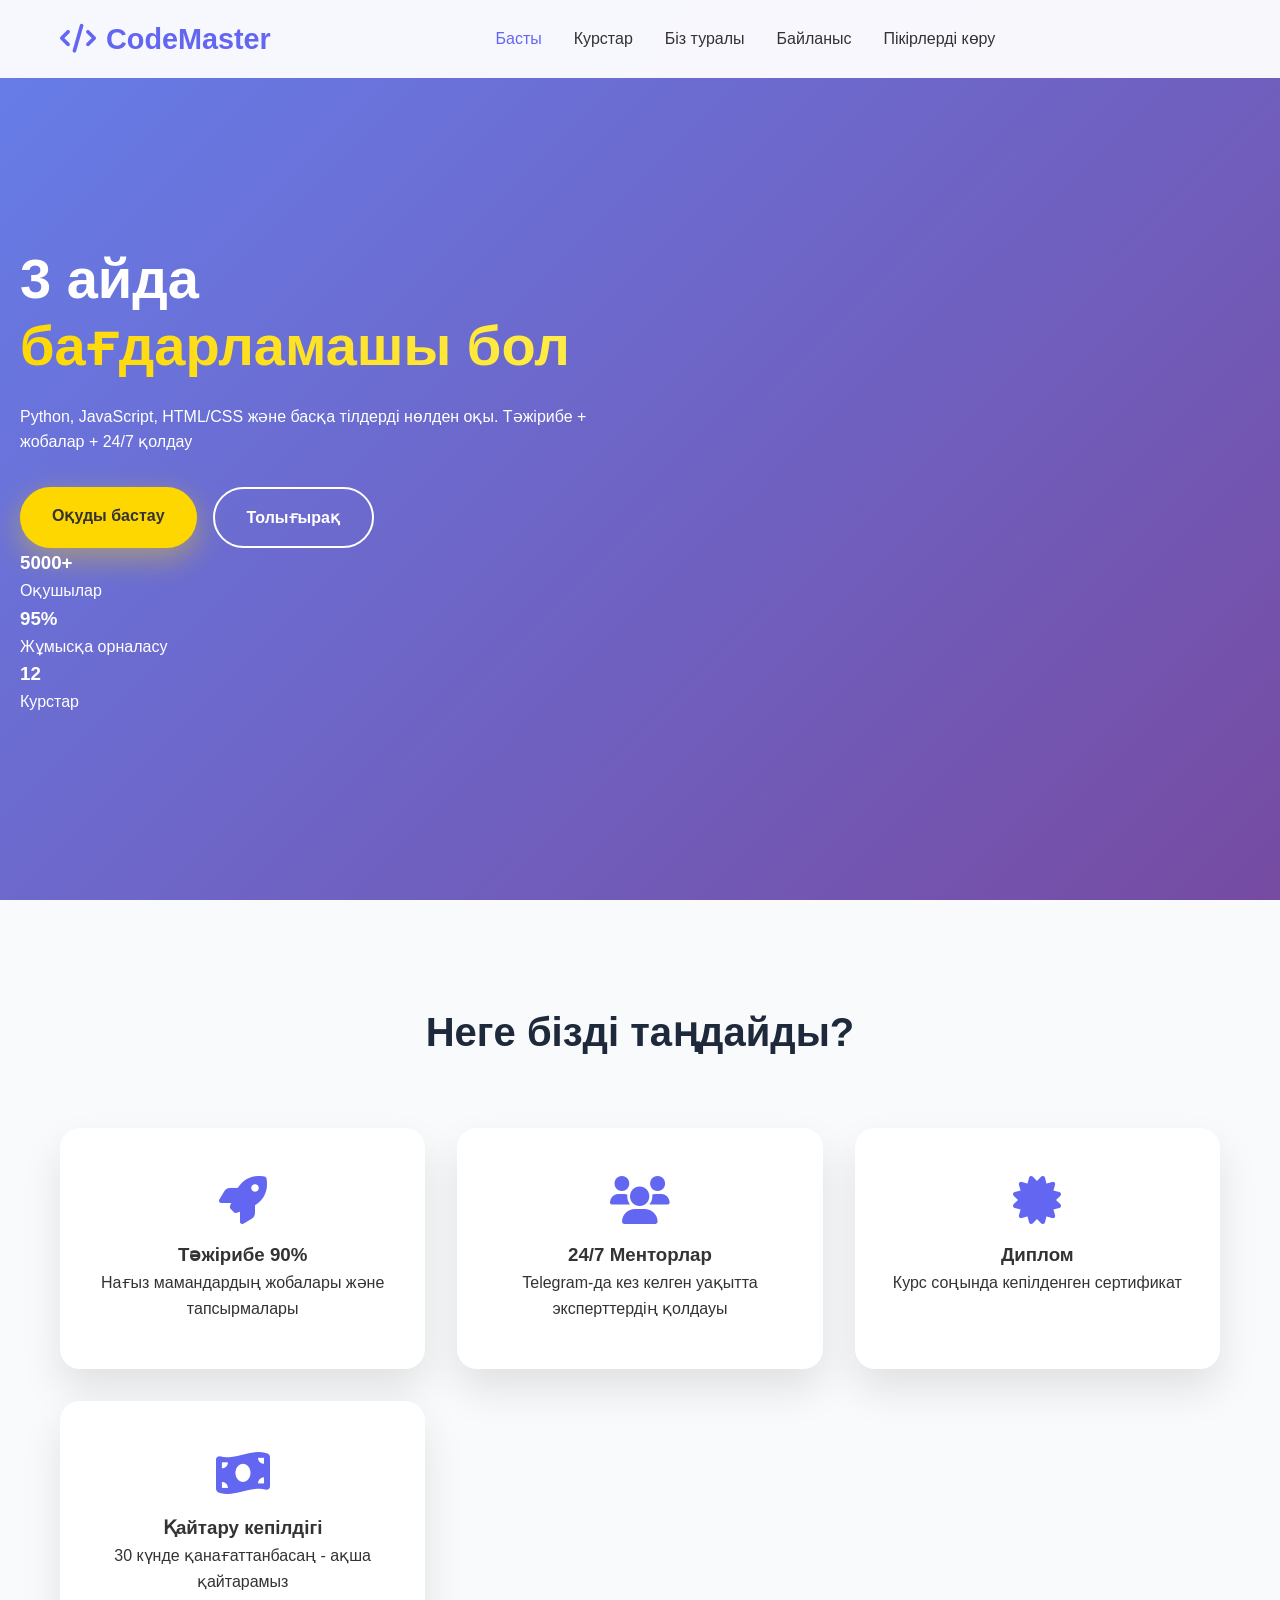
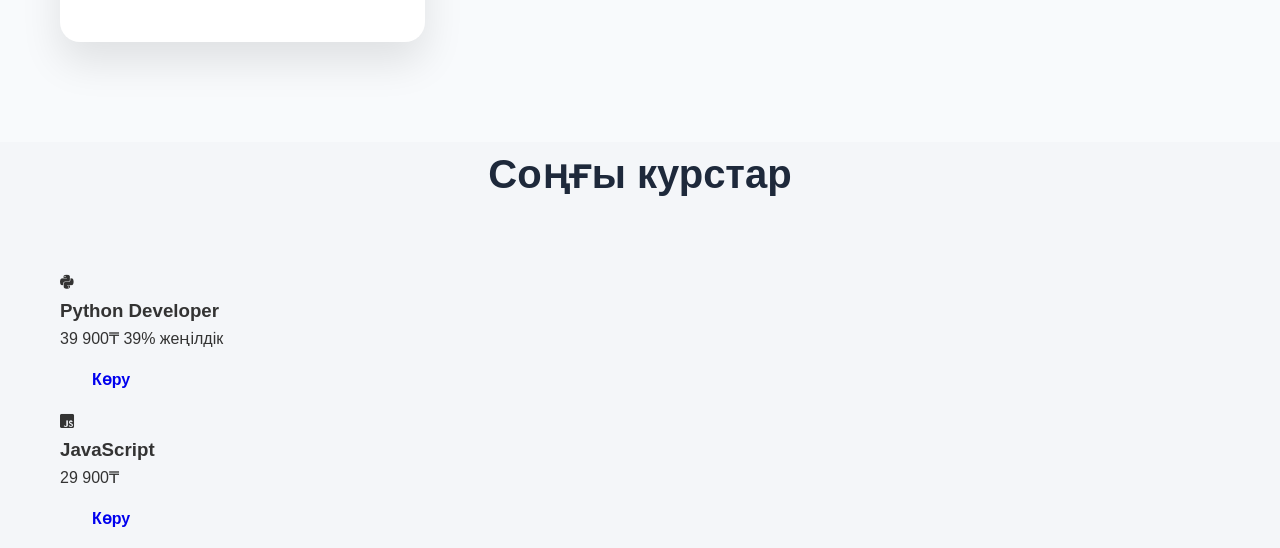
<file: index.html>
<!DOCTYPE html>
<html lang="kk">
<head>
    <meta charset="UTF-8">
    <meta name="viewport" content="width=device-width, initial-scale=1.0">
    <title>CodeMaster - Бағдарламалауды оқы</title>
    <link rel="stylesheet" href="style.css">
    <link href="https://cdnjs.cloudflare.com/ajax/libs/font-awesome/6.0.0/css/all.min.css" rel="stylesheet">
</head>
<body>
    <!-- Шапка -->
    <header class="header">
        <nav class="navbar">
            <div class="nav-container">
                <div class="logo">
                    <i class="fas fa-code"></i>
                    <span>CodeMaster</span>
                </div>
                <ul class="nav-menu">
                    <li><a href="index.html" class="nav-link active">Басты</a></li>
                    <li><a href="courses.html" class="nav-link">Курстар</a></li>
                    <li><a href="about.html" class="nav-link">Біз туралы</a></li>
                    <li><a href="contact.html" class="nav-link">Байланыс</a></li>
                    <a href="review.html" class="nav-link">Пікірлерді көру</a></li>
                </ul>
                <div class="hamburger">
                    <span></span>
                    <span></span>
                    <span></span>
                </div>
            </div>
        </nav>
    </header>

    <!-- Hero секция -->
    <section class="hero">
        <div class="hero-content">
            <h1>3 айда <span class="highlight">бағдарламашы бол</span></h1>
            <p>Python, JavaScript, HTML/CSS және басқа тілдерді нөлден оқы. Тәжірибе + жобалар + 24/7 қолдау</p>
            <div class="hero-buttons">
                <a href="courses.html" class="btn btn-primary">Оқуды бастау</a>
                <a href="#features" class="btn btn-secondary">Толығырақ</a>
            </div>
            <!-- Новые функции -->
            <div class="stats">
                <div class="stat">
                    <h3>5000+</h3>
                    <p>Оқушылар</p>
                </div>
                <div class="stat">
                    <h3>95%</h3>
                    <p>Жұмысқа орналасу</p>
                </div>
                <div class="stat">
                    <h3>12</h3>
                    <p>Курстар</p>
                </div>
            </div>
        </div>
        <div class="hero-image">
            <div class="code-animation">
                <div class="code-line"></div>
                <div class="code-line"></div>
                <div class="code-line"></div>
                <div class="typing-cursor"></div>
            </div>
        </div>
    </section>

    <!-- Артықшылықтар -->
    <section id="features" class="features">
        <div class="container">
            <h2 class="section-title">Неге бізді таңдайды?</h2>
            <div class="features-grid">
                <div class="feature-card">
                    <i class="fas fa-rocket"></i>
                    <h3>Тәжірибе 90%</h3>
                    <p>Нағыз мамандардың жобалары және тапсырмалары</p>
                </div>
                <div class="feature-card">
                    <i class="fas fa-users"></i>
                    <h3>24/7 Менторлар</h3>
                    <p>Telegram-да кез келген уақытта эксперттердің қолдауы</p>
                </div>
                <div class="feature-card">
                    <i class="fas fa-certificate"></i>
                    <h3>Диплом</h3>
                    <p>Курс соңында кепілденген сертификат</p>
                </div>
                <div class="feature-card">
                    <i class="fas fa-money-bill-wave"></i>
                    <h3>Қайтару кепілдігі</h3>
                    <p>30 күнде қанағаттанбасаң - ақша қайтарамыз</p>
                </div>
            </div>
        </div>
    </section>

    <!-- Соңғы курстар -->
    <section class="latest-courses">
        <div class="container">
            <h2 class="section-title">Соңғы курстар</h2>
            <div class="courses-preview">
                <div class="course-preview-card">
                    <div class="course-icon">
                        <i class="fab fa-python"></i>
                    </div>
                    <h3>Python Developer</h3>
                    <p class="course-price">39 900₸ <span>39% жеңілдік</span></p>
                    <a href="courses.html" class="btn btn-small">Көру</a>
                </div>
                <div class="course-preview-card">
                    <i class="fab fa-js-square"></i>
                    <h3>JavaScript</h3>
                    <p class="course-price">29 900₸</p>
                    <a href="courses.html" class="btn btn-small">Көру</a>
                </div>
            </div>
        </div>
    </section>

    <!-- Footer -->
    <footer class="foot
</file>
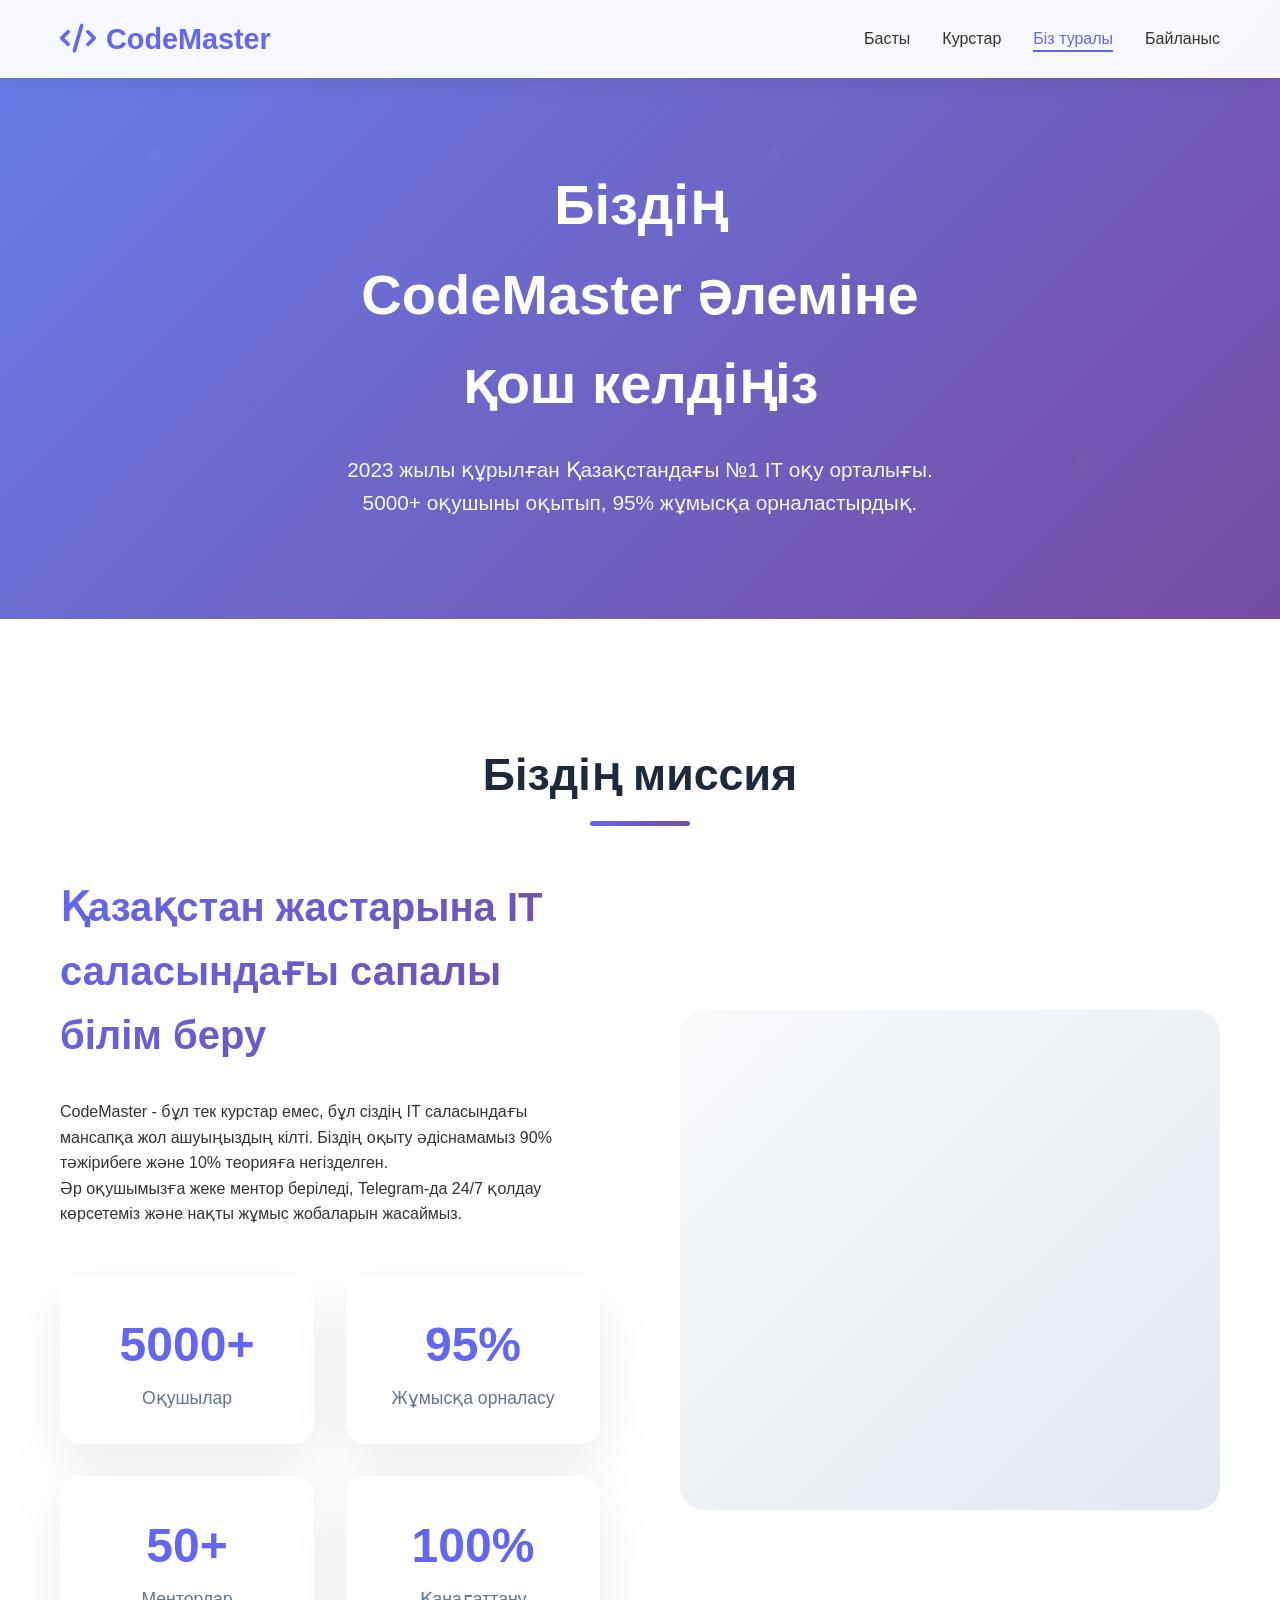
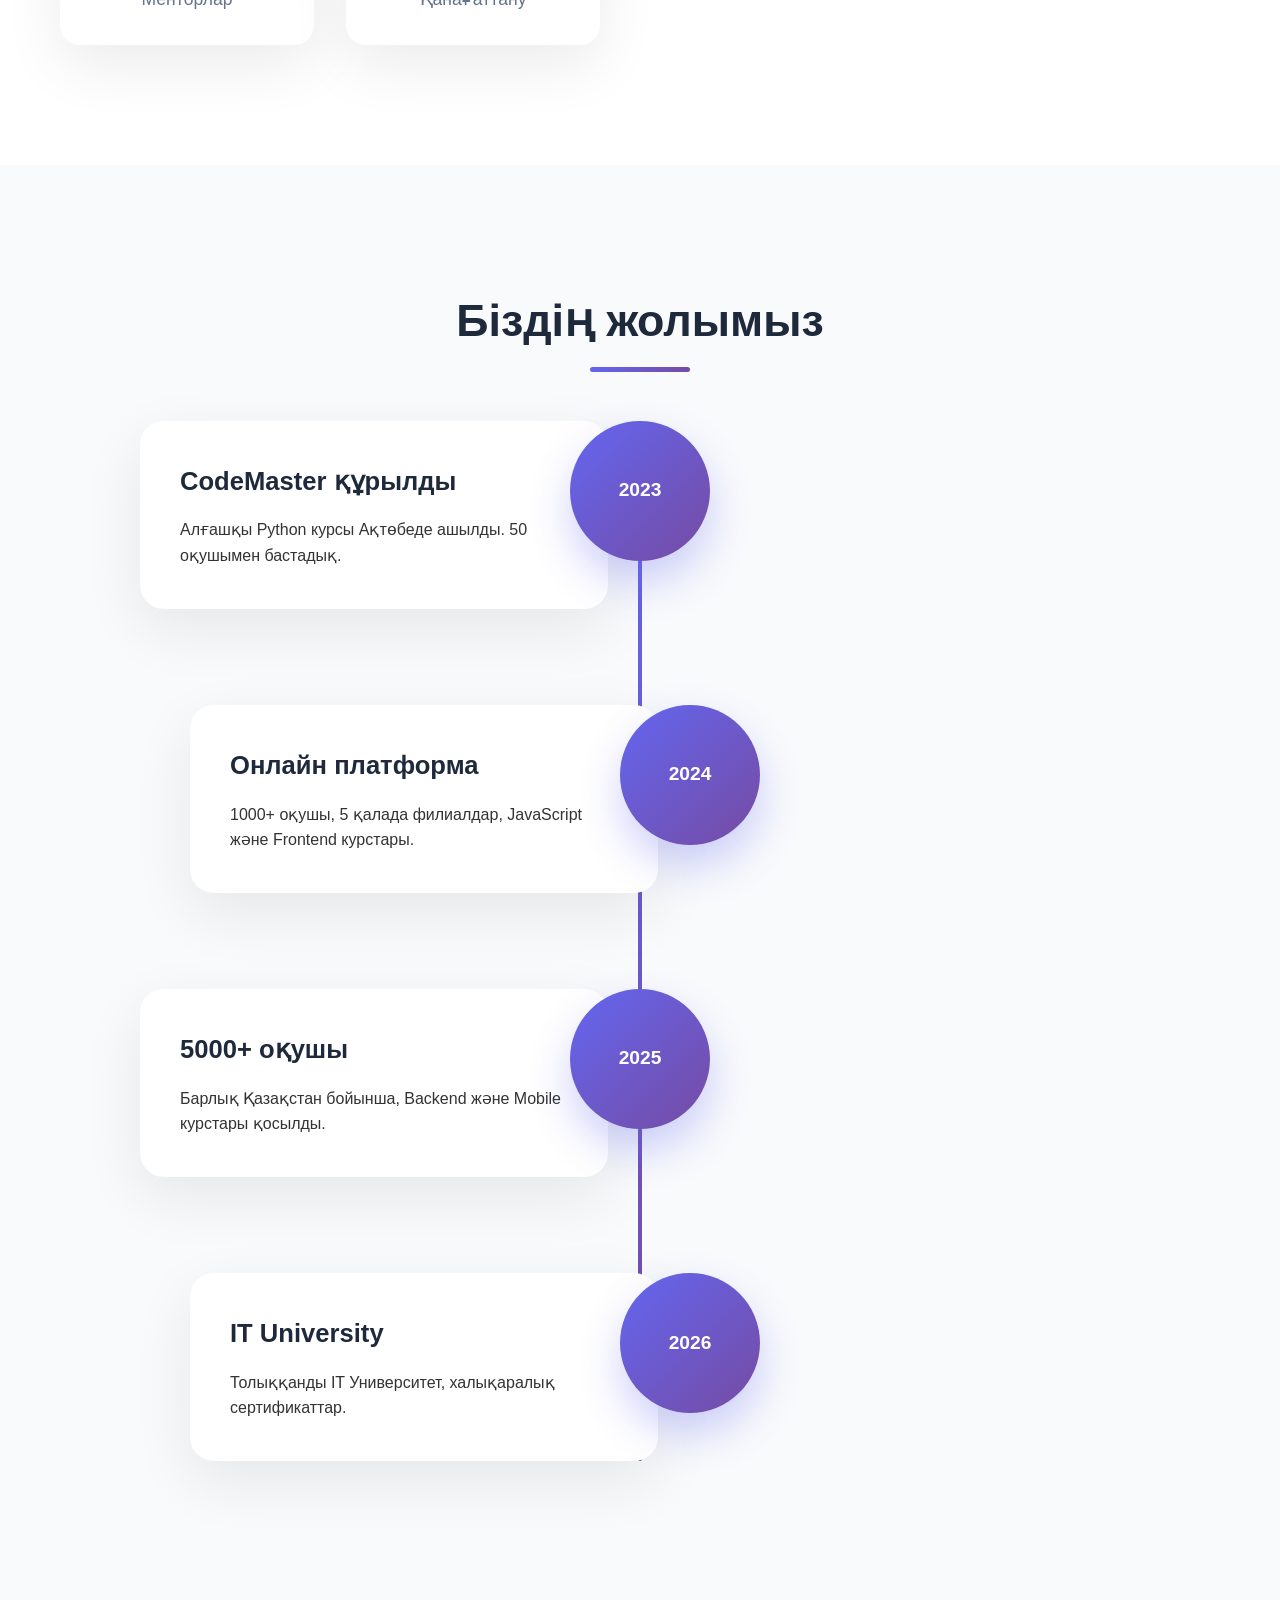
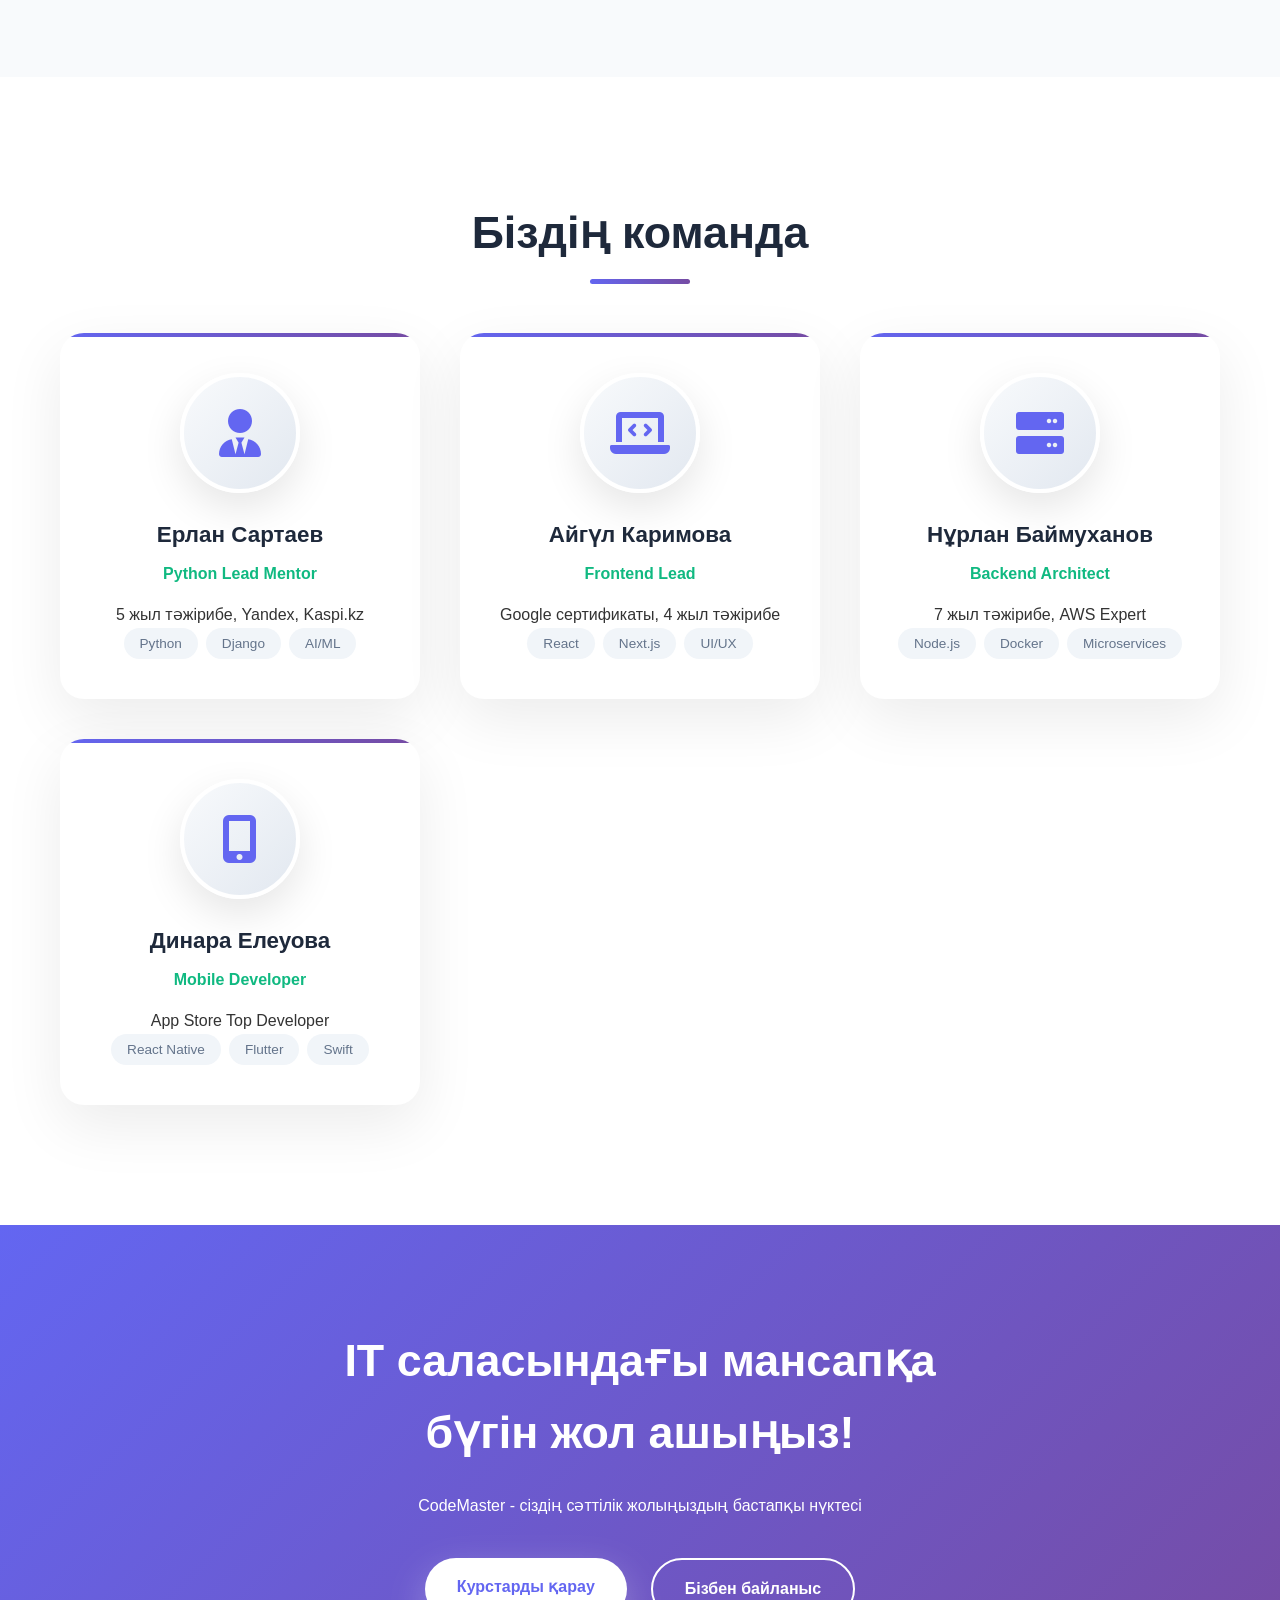
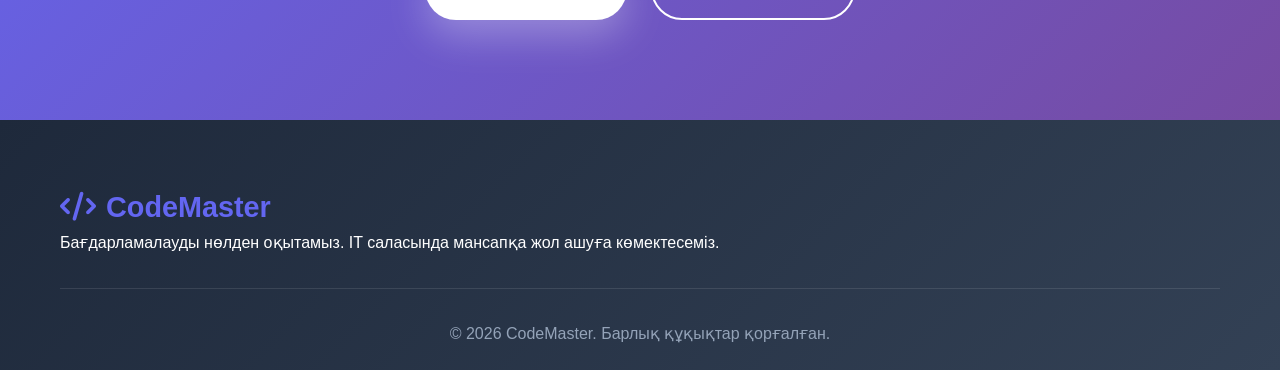
<file: about.html>
<!DOCTYPE html>
<html lang="kk">
<head>
    <meta charset="UTF-8">
    <meta name="viewport" content="width=device-width, initial-scale=1.0">
    <title>Біз туралы - CodeMaster</title>
    <link href="https://cdnjs.cloudflare.com/ajax/libs/font-awesome/6.0.0/css/all.min.css" rel="stylesheet">
    <style>
        * {
            margin: 0;
            padding: 0;
            box-sizing: border-box;
        }

        body {
            font-family: 'Segoe UI', Tahoma, Geneva, Verdana, sans-serif;
            line-height: 1.6;
            color: #333;
            overflow-x: hidden;
        }

        .container {
            max-width: 1200px;
            margin: 0 auto;
            padding: 0 20px;
        }

        /* Header (courses.html-ден көшірілген) */
        .header {
            position: fixed;
            top: 0;
            width: 100%;
            background: rgba(255, 255, 255, 0.95);
            backdrop-filter: blur(10px);
            z-index: 1000;
            box-shadow: 0 2px 20px rgba(0,0,0,0.1);
        }

        .navbar { padding: 1rem 0; }
        .nav-container {
            max-width: 1200px;
            margin: 0 auto;
            padding: 0 20px;
            display: flex;
            justify-content: space-between;
            align-items: center;
        }

        .logo {
            font-size: 1.8rem;
            font-weight: bold;
            color: #6366f1;
            display: flex;
            align-items: center;
            gap: 10px;
        }

        .nav-menu {
            display: flex;
            list-style: none;
            gap: 2rem;
        }

        .nav-link {
            text-decoration: none;
            color: #333;
            font-weight: 500;
            transition: color 0.3s ease;
            position: relative;
        }

        .nav-link:hover, .nav-link.active {
            color: #6366f1;
        }

        .nav-link.active::after {
            content: '';
            position: absolute;
            bottom: -5px;
            left: 0;
            width: 100%;
            height: 2px;
            background: #6366f1;
        }

        .hamburger {
            display: none;
            flex-direction: column;
            cursor: pointer;
        }

        .hamburger span {
            width: 25px;
            height: 3px;
            background: #333;
            margin: 3px 0;
            transition: 0.3s;
        }

        /* About Hero */
        .about-hero {
            background: linear-gradient(135deg, #667eea 0%, #764ba2 100%);
            color: white;
            padding: 160px 0 100px;
            text-align: center;
            position: relative;
            overflow: hidden;
        }

        .about-hero::before {
            content: '';
            position: absolute;
            top: 0;
            left: 0;
            right: 0;
            bottom: 0;
            background: url('data:image/svg+xml,<svg xmlns="http://www.w3.org/2000/svg" viewBox="0 0 100 100"><defs><pattern id="grain" width="100" height="100" patternUnits="userSpaceOnUse"><circle cx="25" cy="25" r="1" fill="rgba(255,255,255,0.1)"/><circle cx="75" cy="75" r="1" fill="rgba(255,255,255,0.05)"/></pattern></defs><rect width="100" height="100" fill="url(%23grain)"/></svg>');
            opacity: 0.3;
        }

        .about-hero-content {
            position: relative;
            z-index: 2;
        }

        .about-hero h1 {
            font-size: 3.5rem;
            margin-bottom: 1.5rem;
            font-weight: 800;
        }

        .about-hero p {
            font-size: 1.3rem;
            max-width: 600px;
            margin: 0 auto;
            opacity: 0.95;
        }

        /* Section */
        .section {
            padding: 120px 0;
        }

        .section:nth-child(even) {
            background: #f8fafc;
        }

        .section-title {
            text-align: center;
            font-size: 2.8rem;
            margin-bottom: 4rem;
            color: #1e293b;
            position: relative;
        }

        .section-title::after {
            content: '';
            position: absolute;
            bottom: -15px;
            left: 50%;
            transform: translateX(-50%);
            width: 100px;
            height: 5px;
            background: linear-gradient(45deg, #6366f1, #764ba2);
            border-radius: 3px;
        }

        /* Mission Section */
        .mission-grid {
            display: grid;
            grid-template-columns: 1fr 1fr;
            gap: 5rem;
            align-items: center;
        }

        .mission-content h2 {
            font-size: 2.5rem;
            margin-bottom: 2rem;
            background: linear-gradient(135deg, #6366f1, #764ba2);
            -webkit-background-clip: text;
            -webkit-text-fill-color: transparent;
            background-clip: text;
        }

        .mission-stats {
            display: grid;
            grid-template-columns: repeat(auto-fit, minmax(200px, 1fr));
            gap: 2rem;
            margin-top: 3rem;
        }

        .stat-card {
            text-align: center;
            padding: 2rem;
            background: white;
            border-radius: 20px;
            box-shadow: 0 20px 60px rgba(0,0,0,0.08);
            transition: all 0.4s ease;
        }

        .stat-card:hover {
            transform: translateY(-10px);
            box-shadow: 0 30px 80px rgba(0,0,0,0.15);
        }

        .stat-number {
            font-size: 3rem;
            font-weight: 800;
            color: #6366f1;
            display: block;
        }

        .stat-label {
            color: #64748b;
            font-size: 1.1rem;
            margin-top: 0.5rem;
        }

        /* Timeline */
        .timeline {
            max-width: 1000px;
            margin: 0 auto;
            position: relative;
        }

        .timeline::before {
            content: '';
            position: absolute;
            left: 50%;
            transform: translateX(-50%);
            width: 4px;
            height: 100%;
            background: linear-gradient(to bottom, #6366f1, #764ba2);
            border-radius: 2px;
        }

        .timeline-item {
            display: grid;
            grid-template-columns: 1fr 1fr;
            gap: 4rem;
            margin-bottom: 6rem;
            position: relative;
        }

        .timeline-item:nth-child(even) {
            transform: translateX(50px);
        }

        .timeline-item:nth-child(odd) .timeline-content {
            order: 2;
        }

        .timeline-date {
            width: 140px;
            height: 140px;
            border-radius: 50%;
            background: linear-gradient(135deg, #6366f1, #764ba2);
            display: flex;
            flex-direction: column;
            align-items: center;
            justify-content: center;
            color: white;
            font-weight: 700;
            font-size: 1.2rem;
            box-shadow: 0 20px 40px rgba(99, 102, 241, 0.3);
            position: absolute;
            left: 50%;
            transform: translateX(-50%);
            z-index: 2;
        }

        .timeline-content {
            background: white;
            padding: 2.5rem;
            border-radius: 24px;
            box-shadow: 0 20px 60px rgba(0,0,0,0.08);
            position: relative;
        }

        .timeline-content h3 {
            font-size: 1.6rem;
            color: #1e293b;
            margin-bottom: 1rem;
        }

        /* Team */
        .team-grid {
            display: grid;
            grid-template-columns: repeat(auto-fill, minmax(300px, 1fr));
            gap: 2.5rem;
        }

        .team-card {
            text-align: center;
            padding: 2.5rem 2rem;
            background: white;
            border-radius: 24px;
            box-shadow: 0 20px 60px rgba(0,0,0,0.08);
            transition: all 0.4s ease;
            position: relative;
            overflow: hidden;
        }

        .team-card::before {
            content: '';
            position: absolute;
            top: 0;
            left: 0;
            right: 0;
            height: 4px;
            background: linear-gradient(90deg, #6366f1, #764ba2);
        }

        .team-card:hover {
            transform: translateY(-15px);
            box-shadow: 0 35px 80px rgba(0,0,0,0.15);
        }

        .team-avatar {
            width: 120px;
            height: 120px;
            border-radius: 50%;
            margin: 0 auto 1.5rem;
            background: linear-gradient(135deg, #f8fafc, #e2e8f0);
            display: flex;
            align-items: center;
            justify-content: center;
            font-size: 3rem;
            color: #6366f1;
            border: 4px solid white;
            box-shadow: 0 15px 40px rgba(0,0,0,0.1);
        }

        .team-name {
            font-size: 1.4rem;
            color: #1e293b;
            margin-bottom: 0.5rem;
            font-weight: 700;
        }

        .team-role {
            color: #10b981;
            font-weight: 600;
            margin-bottom: 1rem;
        }

        .team-skills {
            display: flex;
            gap: 0.5rem;
            justify-content: center;
            flex-wrap: wrap;
        }

        .skill-tag {
            padding: 0.3rem 1rem;
            background: #f1f5f9;
            border-radius: 20px;
            font-size: 0.85rem;
            color: #64748b;
        }

        /* CTA */
        .cta-section {
            background: linear-gradient(135deg, #6366f1, #764ba2);
            color: white;
            text-align: center;
            padding: 100px 0;
        }

        .cta-content h2 {
            font-size: 2.8rem;
            margin-bottom: 1.5rem;
        }

        .cta-buttons {
            display: flex;
            gap: 1.5rem;
            justify-content: center;
            margin-top: 2.5rem;
            flex-wrap: wrap;
        }

        .btn {
            padding: 16px 32px;
            border-radius: 50px;
            text-decoration: none;
            font-weight: 600;
            transition: all 0.3s ease;
            display: inline-block;
            font-size: 1rem;
        }

        .btn-primary {
            background: white;
            color: #6366f1;
            box-shadow: 0 15px 40px rgba(255,255,255,0.3);
        }

        .btn-primary:hover {
            transform: translateY(-3px);
            box-shadow: 0 20px 50px rgba(255,255,255,0.4);
        }

        .btn-secondary {
            border: 2px solid white;
            color: white;
        }

        .btn-secondary:hover {
            background: white;
            color: #6366f1;
        }

        /* Footer */
        .footer {
            background: linear-gradient(135deg, #1e293b 0%, #334155 100%);
            color: white;
            padding: 4rem 0 1.5rem;
        }

        .footer-content {
            display: grid;
            grid-template-columns: repeat(auto-fit, minmax(250px, 1fr));
            gap: 2rem;
            margin-bottom: 2rem;
        }

        .footer-bottom {
            text-align: center;
            padding-top: 2rem;
            border-top: 1px solid rgba(255,255,255,0.1);
            color: #94a3b8;
        }

        /* Responsive */
        @media (max-width: 768px) {
            .hamburger { display: flex; }
            .nav-menu {
                position: fixed;
                left: -100%;
                top: 70px;
                flex-direction: column;
                background: white;
                width: 100%;
                text-align: center;
                transition: 0.3s;
                padding: 2rem 0;
                box-shadow: 0 10px 30px rgba(0,0,0,0.1);
            }
            .nav-menu.active { left: 0; }

            .about-hero h1 { font-size: 2.5rem; }
            .mission-grid { grid-template-columns: 1fr; gap: 3rem; }
            .timeline::before { left: 30px; }
            .timeline-item { grid-template-columns: 1fr; gap: 2rem; }
            .timeline-date {
                position: static;
                margin: 0 auto 2rem;
                transform: none;
            }
            .cta-buttons { flex-direction: column; align-items: center; }
        }
    </style>
</head>
<body>
    <!-- Header -->
    <header class="header">
        <nav class="navbar">
            <div class="nav-container">
                <div class="logo">
                    <i class="fas fa-code"></i>
                    <span>CodeMaster</span>
                </div>
                <ul class="nav-menu">
                    <li><a href="index.html" class="nav-link">Басты</a></li>
                    <li><a href="courses.html" class="nav-link">Курстар</a></li>
                    <li><a href="about.html" class="nav-link active">Біз туралы</a></li>
                    <li><a href="contact.html" class="nav-link">Байланыс</a></li>
                </ul>
                <div class="hamburger">
                    <span></span><span></span><span></span>
                </div>
            </div>
        </nav>
    </header>

    <!-- Hero -->
    <section class="about-hero">
        <div class="container">
            <div class="about-hero-content">
                <h1>Біздің<br><strong>CodeMaster</strong> әлеміне<br>қош келдіңіз</h1>
                <p>2023 жылы құрылған Қазақстандағы №1 IT оқу орталығы. 5000+ оқушыны оқытып, 95% жұмысқа орналастырдық.</p>
            </div>
        </div>
    </section>

    <!-- Mission -->
    <section class="section">
        <div class="container">
            <h2 class="section-title">Біздің миссия</h2>
            <div class="mission-grid">
                <div class="mission-content">
                    <h2>Қазақстан жастарына IT саласындағы сапалы білім беру</h2>
                    <p>CodeMaster - бұл тек курстар емес, бұл сіздің IT саласындағы мансапқа жол ашуыңыздың кілті. Біздің оқыту әдіснамамыз 90% тәжірибеге және 10% теорияға негізделген.</p>
                    <p>Әр оқушымызға жеке ментор беріледі, Telegram-да 24/7 қолдау көрсетеміз және нақты жұмыс жобаларын жасаймыз.</p>
                    
                    <div class="mission-stats">
                        <div class="stat-card">
                            <span class="stat-number">5000+</span>
                            <span class="stat-label">Оқушылар</span>
                        </div>
                        <div class="stat-card">
                            <span class="stat-number">95%</span>
                            <span class="stat-label">Жұмысқа орналасу</span>
                        </div>
                        <div class="stat-card">
                            <span class="stat-number">50+</span>
                            <span class="stat-label">Менторлар</span>
                        </div>
                        <div class="stat-card">
                            <span class="stat-number">100%</span>
                            <span class="stat-label">Қанағаттану</span>
                        </div>
                    </div>
                </div>
                <div style="height: 500px; background: linear-gradient(135deg, #f8fafc, #e2e8f0); border-radius: 24px;"></div>
            </div>
        </div>
    </section>

    <!-- Timeline -->
    <section class="section">
        <div class="container">
            <h2 class="section-title">Біздің жолымыз</h2>
            <div class="timeline">
                <div class="timeline-item">
                    <div class="timeline-date">2023</div>
                    <div class="timeline-content">
                        <h3>CodeMaster құрылды</h3>
                        <p>Алғашқы Python курсы Ақтөбеде ашылды. 50 оқушымен бастадық.</p>
                    </div>
                </div>
                <div class="timeline-item">
                    <div class="timeline-date">2024</div>
                    <div class="timeline-content">
                        <h3>Онлайн платформа</h3>
                        <p>1000+ оқушы, 5 қалада филиалдар, JavaScript және Frontend курстары.</p>
                    </div>
                </div>
                <div class="timeline-item">
                    <div class="timeline-date">2025</div>
                    <div class="timeline-content">
                        <h3>5000+ оқушы</h3>
                        <p>Барлық Қазақстан бойынша, Backend және Mobile курстары қосылды.</p>
                    </div>
                </div>
                <div class="timeline-item">
                    <div class="timeline-date">2026</div>
                    <div class="timeline-content">
                        <h3>IT University</h3>
                        <p>Толыққанды IT Университет, халықаралық сертификаттар.</p>
                    </div>
                </div>
            </div>
        </div>
    </section>

    <!-- Team -->
    <section class="section">
        <div class="container">
            <h2 class="section-title">Біздің команда</h2>
            <div class="team-grid">
                <div class="team-card">
                    <div class="team-avatar">
                        <i class="fas fa-user-tie"></i>
                    </div>
                    <h3 class="team-name">Ерлан Сартаев</h3>
                    <div class="team-role">Python Lead Mentor</div>
                    <p>5 жыл тәжірибе, Yandex, Kaspi.kz</p>
                    <div class="team-skills">
                        <span class="skill-tag">Python</span>
                        <span class="skill-tag">Django</span>
                        <span class="skill-tag">AI/ML</span>
                    </div>
                </div>
                <div class="team-card">
                    <div class="team-avatar">
                        <i class="fas fa-laptop-code"></i>
                    </div>
                    <h3 class="team-name">Айгүл Каримова</h3>
                    <div class="team-role">Frontend Lead</div>
                    <p>Google сертификаты, 4 жыл тәжірибе</p>
                    <div class="team-skills">
                        <span class="skill-tag">React</span>
                        <span class="skill-tag">Next.js</span>
                        <span class="skill-tag">UI/UX</span>
                    </div>
                </div>
                <div class="team-card">
                    <div class="team-avatar">
                        <i class="fas fa-server"></i>
                    </div>
                    <h3 class="team-name">Нұрлан Баймуханов</h3>
                    <div class="team-role">Backend Architect</div>
                    <p>7 жыл тәжірибе, AWS Expert</p>
                    <div class="team-skills">
                        <span class="skill-tag">Node.js</span>
                        <span class="skill-tag">Docker</span>
                        <span class="skill-tag">Microservices</span>
                    </div>
                </div>
                <div class="team-card">
                    <div class="team-avatar">
                        <i class="fas fa-mobile-alt"></i>
                    </div>
                    <h3 class="team-name">Динара Елеуова</h3>
                    <div class="team-role">Mobile Developer</div>
                    <p>App Store Top Developer</p>
                    <div class="team-skills">
                        <span class="skill-tag">React Native</span>
                        <span class="skill-tag">Flutter</span>
                        <span class="skill-tag">Swift</span>
                    </div>
                </div>
            </div>
        </div>
    </section>

    <!-- CTA -->
    <section class="cta-section">
        <div class="container">
            <div class="cta-content">
                <h2>IT саласындағы мансапқа<br>бүгін жол ашыңыз!</h2>
                <p>CodeMaster - сіздің сәттілік жолыңыздың бастапқы нүктесі</p>
                <div class="cta-buttons">
                    <a href="courses.html" class="btn btn-primary">Курстарды қарау</a>
                    <a href="contact.html" class="btn btn-secondary">Бізбен байланыс</a>
                </div>
            </div>
        </div>
    </section>

    <!-- Footer -->
    <footer class="footer">
        <div class="container">
            <div class="footer-content">
                <div>
                    <div class="logo">
                        <i class="fas fa-code"></i>
                        <span>CodeMaster</span>
                    </div>
                    <p>Бағдарламалауды нөлден оқытамыз. IT саласында мансапқа жол ашуға көмектесеміз.</p>
                </div>
            </div>
            <div class="footer-bottom">
                <p>&copy; 2026 CodeMaster. Барлық құқықтар қорғалған.</p>
            </div>
        </div>
    </footer>

    <script>
        // Mobile menu
        const hamburger = document.querySelector('.hamburger');
        const navMenu = document.querySelector('.nav-menu');
        hamburger.addEventListener('click', () => {
            hamburger.classList.toggle('active');
            navMenu.classList.toggle('active');
        });

        // Smooth scroll
        document.querySelectorAll('a[href^="#"]').forEach(anchor => {
            anchor.addEventListener('click', function (e) {
                e.preventDefault();
                document.querySelector(this.getAttribute('href'))?.scrollIntoView({
                    behavior: 'smooth'
                });
            });
        });

        // Animation observer
        const observer = new IntersectionObserver((entries) => {
            entries.forEach(entry => {
                if (entry.isIntersecting) {
                    entry.target.style.opacity = '1';
                    entry.target.style.transform = 'translateY(0)';
                }
            });
        }, { threshold: 0.1 });

        // Observe all sections
        document.querySelectorAll('.section, .team-card, .stat-card').forEach(el => {
            el.style.opacity = '0';
            el.style.transform = 'translateY(40px)';
            el.style.transition = 'all 0.6s cubic-bezier(0.175, 0.885, 0.32, 1.275)';
            observer.observe(el);
        });
    </script>
</body>
</html>
</file>
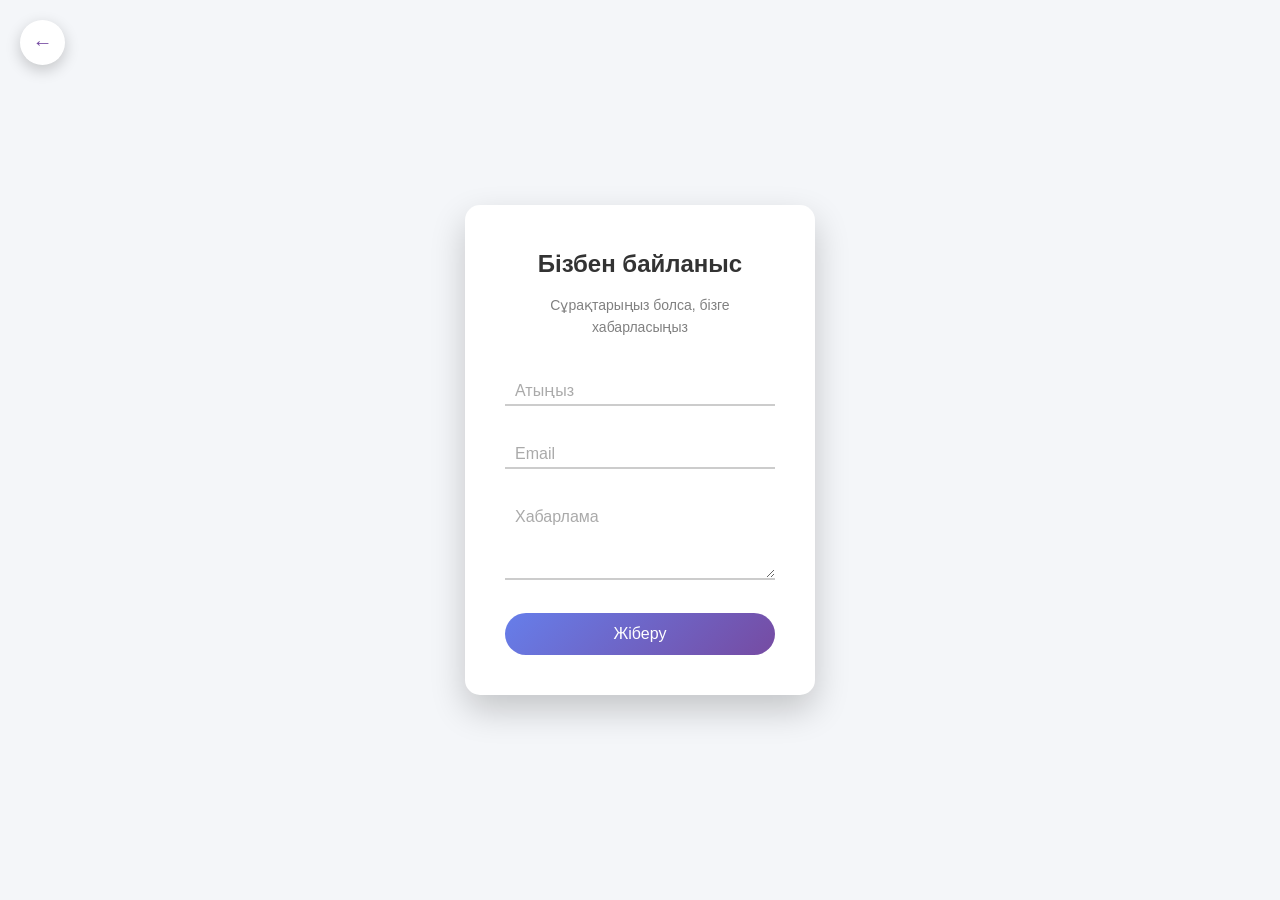
<file: contact.html>
<!DOCTYPE html>
<html lang="kk">
<head>
    <meta charset="UTF-8">
    <title>Байланыс</title>
    <link rel="stylesheet" href="style.css">
</head>
<body>
<section class="contact-section">
    <div class="contact-container">
        <h2>Бізбен байланыс</h2>
        <p>Сұрақтарыңыз болса, бізге хабарласыңыз</p>

        <form class="contact-form">
            <div class="input-group">
                <input type="text" required>
                <label>Атыңыз</label>
            </div>

            <div class="input-group">
                <input type="email" required>
                <label>Email</label>
            </div>

            <div class="input-group">
                <textarea rows="4" required></textarea>
                <label>Хабарлама</label>
            </div>

            <button type="submit">Жіберу</button>
        </form>
    </div>
</section>
<a href="index.html" class="floating-back">←</a>
</file>
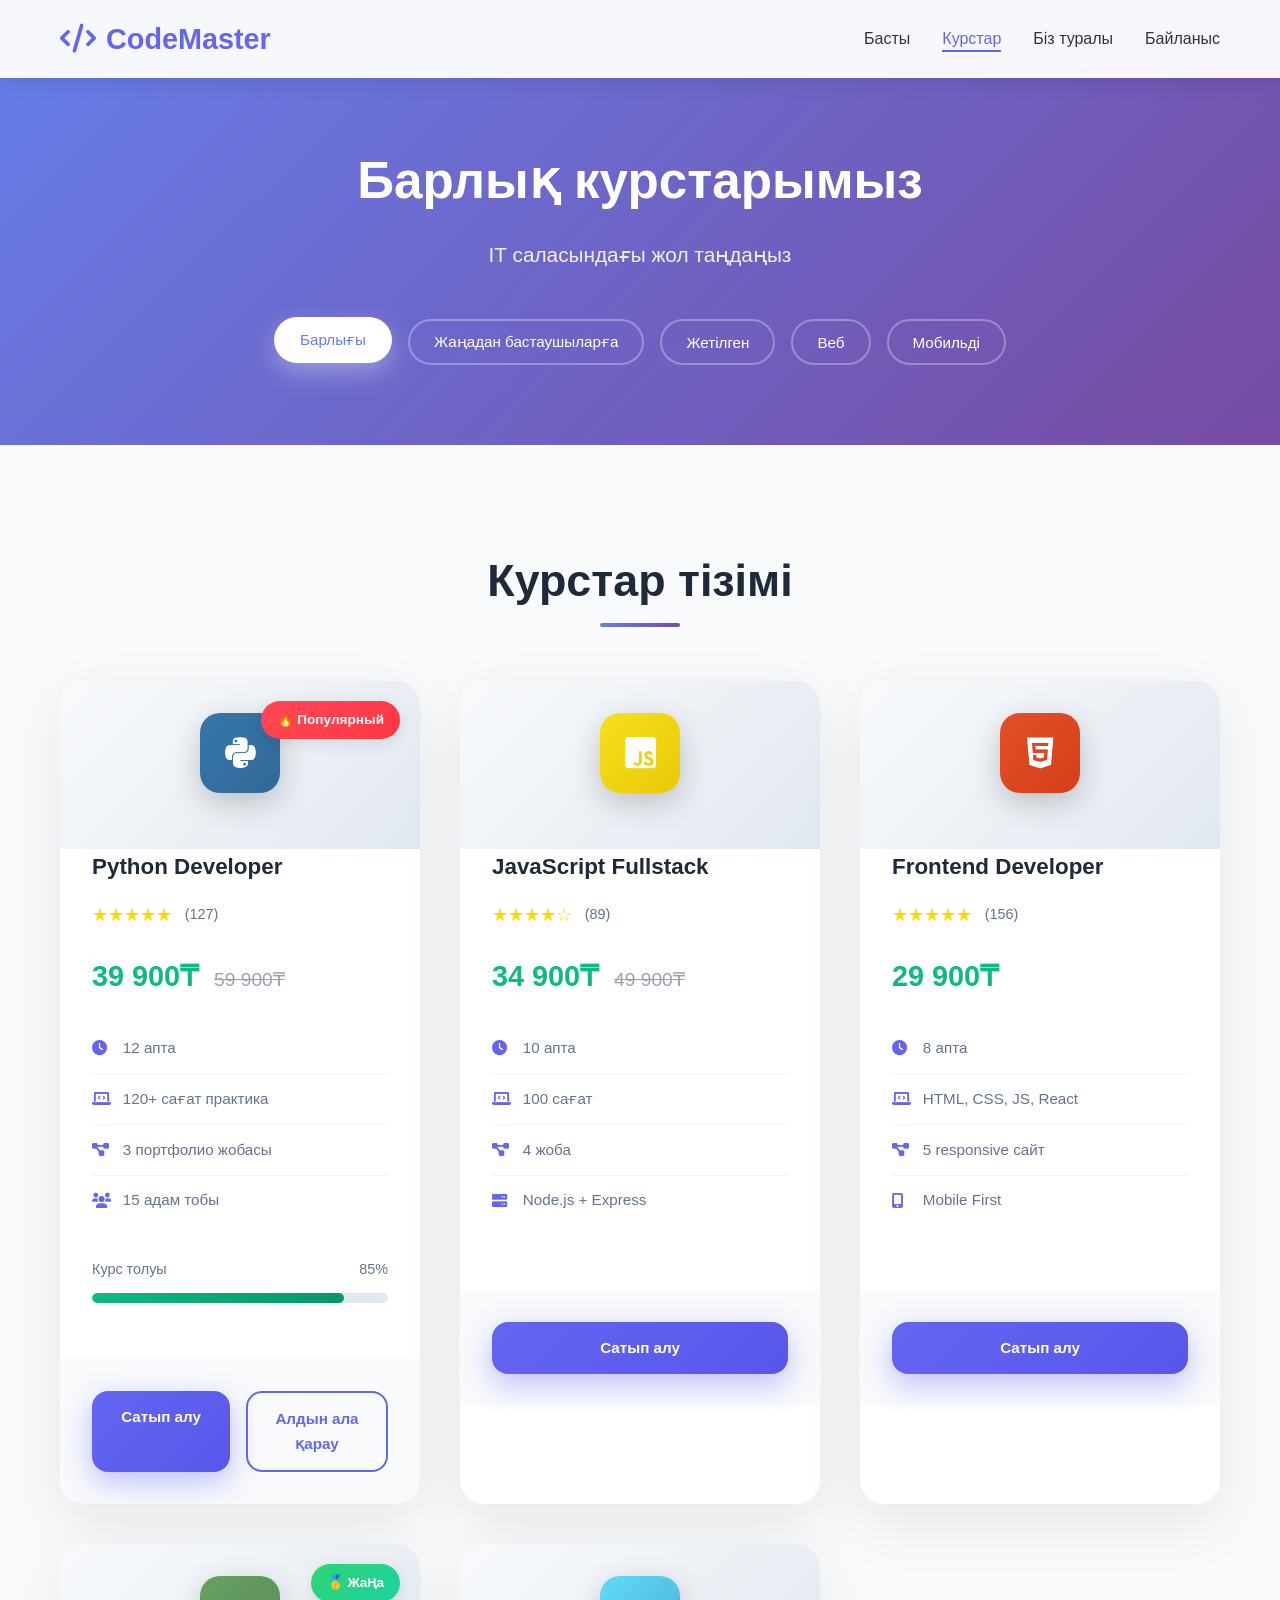
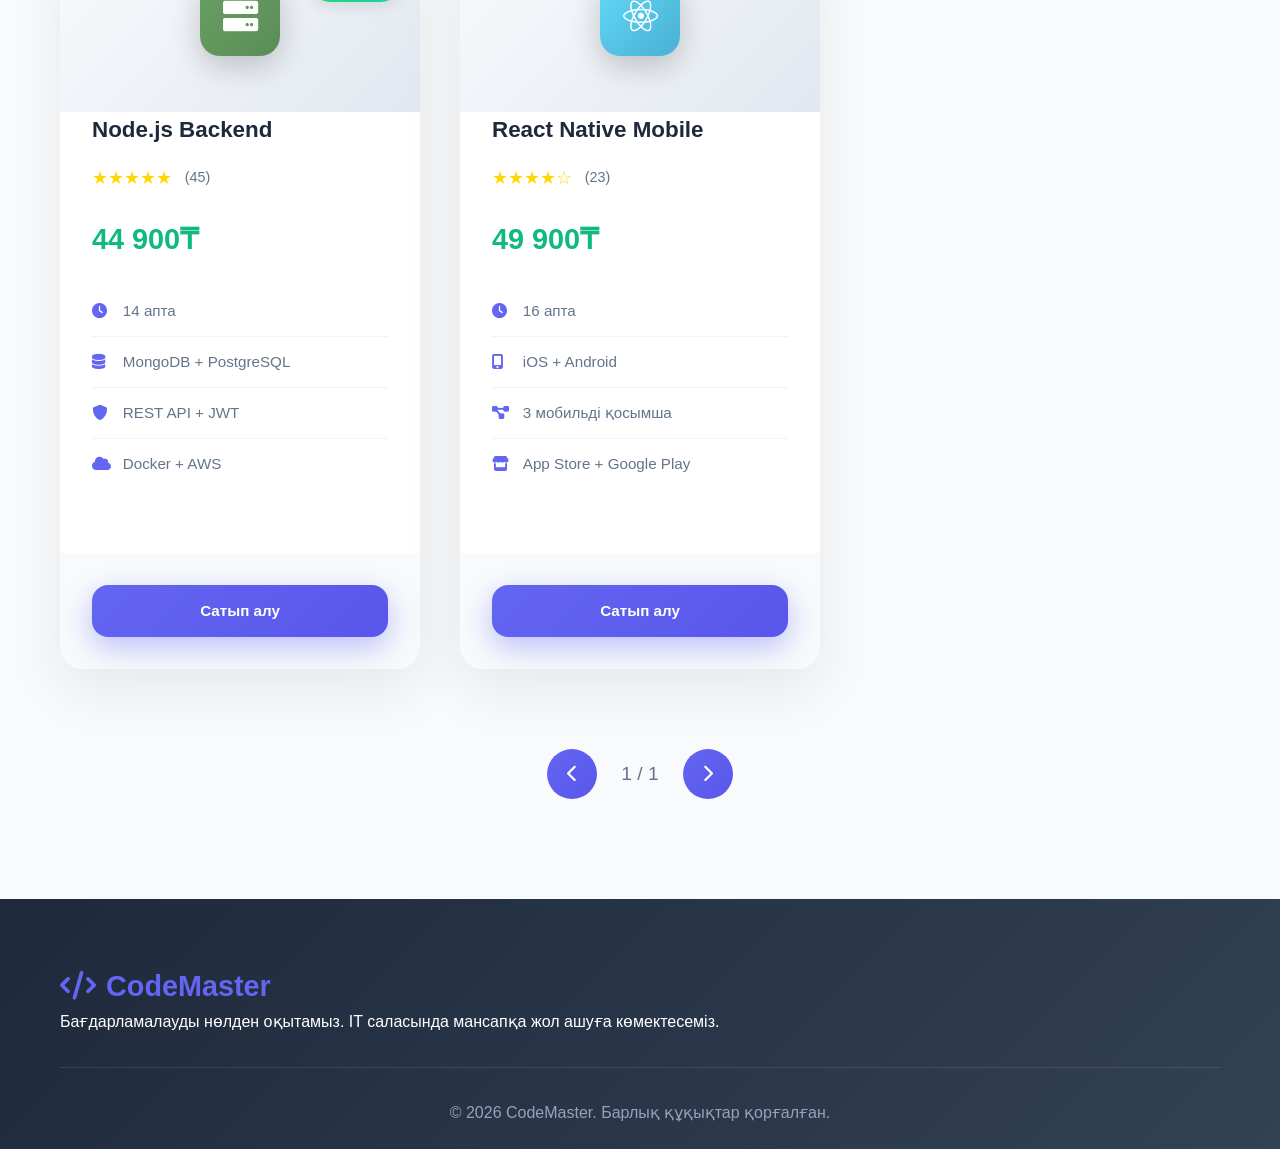
<file: courses.html>
<!DOCTYPE html>
<html lang="kk">
<head>
    <meta charset="UTF-8">
    <meta name="viewport" content="width=device-width, initial-scale=1.0">
    <title>Курстар - CodeMaster</title>
    <link href="https://cdnjs.cloudflare.com/ajax/libs/font-awesome/6.0.0/css/all.min.css" rel="stylesheet">
    <style>
        * {
            margin: 0;
            padding: 0;
            box-sizing: border-box;
        }

        body {
            font-family: 'Segoe UI', Tahoma, Geneva, Verdana, sans-serif;
            line-height: 1.6;
            color: #333;
            overflow-x: hidden;
        }

        .container {
            max-width: 1200px;
            margin: 0 auto;
            padding: 0 20px;
        }

        /* Header */
        .header {
            position: fixed;
            top: 0;
            width: 100%;
            background: rgba(255, 255, 255, 0.95);
            backdrop-filter: blur(10px);
            z-index: 1000;
            box-shadow: 0 2px 20px rgba(0,0,0,0.1);
        }

        .navbar {
            padding: 1rem 0;
        }

        .nav-container {
            max-width: 1200px;
            margin: 0 auto;
            padding: 0 20px;
            display: flex;
            justify-content: space-between;
            align-items: center;
        }

        .logo {
            font-size: 1.8rem;
            font-weight: bold;
            color: #6366f1;
            display: flex;
            align-items: center;
            gap: 10px;
        }

        .nav-menu {
            display: flex;
            list-style: none;
            gap: 2rem;
        }

        .nav-link {
            text-decoration: none;
            color: #333;
            font-weight: 500;
            transition: color 0.3s ease;
            position: relative;
        }

        .nav-link:hover, .nav-link.active {
            color: #6366f1;
        }

        .nav-link.active::after {
            content: '';
            position: absolute;
            bottom: -5px;
            left: 0;
            width: 100%;
            height: 2px;
            background: #6366f1;
        }

        .hamburger {
            display: none;
            flex-direction: column;
            cursor: pointer;
        }

        .hamburger span {
            width: 25px;
            height: 3px;
            background: #333;
            margin: 3px 0;
            transition: 0.3s;
        }

        /* Courses Hero */
        .courses-hero {
            background: linear-gradient(135deg, #667eea 0%, #764ba2 100%);
            color: white;
            padding: 140px 0 80px;
            text-align: center;
        }

        .courses-hero h1 {
            font-size: 3.2rem;
            margin-bottom: 1rem;
            font-weight: 700;
        }

        .courses-hero p {
            font-size: 1.3rem;
            opacity: 0.9;
            margin-bottom: 3rem;
        }

        .courses-filter {
            display: flex;
            justify-content: center;
            gap: 1rem;
            margin-top: 2rem;
            flex-wrap: wrap;
        }

        .filter-btn {
            padding: 12px 24px;
            border: 2px solid rgba(255,255,255,0.3);
            background: transparent;
            color: white;
            border-radius: 30px;
            cursor: pointer;
            font-weight: 500;
            transition: all 0.3s ease;
            font-size: 0.95rem;
        }

        .filter-btn:hover, .filter-btn.active {
            background: white;
            color: #667eea;
            transform: translateY(-2px);
            box-shadow: 0 10px 25px rgba(255,255,255,0.3);
        }

        /* Courses Section */
        .courses-section {
            padding: 100px 0;
            background: #f8fafc;
        }

        .section-title {
            text-align: center;
            font-size: 2.8rem;
            margin-bottom: 4rem;
            color: #1e293b;
            position: relative;
        }

        .section-title::after {
            content: '';
            position: absolute;
            bottom: -10px;
            left: 50%;
            transform: translateX(-50%);
            width: 80px;
            height: 4px;
            background: linear-gradient(45deg, #667eea, #764ba2);
            border-radius: 2px;
        }

        .courses-grid {
            display: grid;
            grid-template-columns: repeat(auto-fill, minmax(360px, 1fr));
            gap: 2.5rem;
            margin-bottom: 5rem;
        }

        .course-card {
            background: white;
            border-radius: 24px;
            overflow: hidden;
            box-shadow: 0 20px 60px rgba(0,0,0,0.08);
            transition: all 0.4s cubic-bezier(0.175, 0.885, 0.32, 1.275);
            opacity: 0;
            transform: translateY(50px);
        }

        .course-card.visible {
            opacity: 1;
            transform: translateY(0);
        }

        .course-card:hover {
            transform: translateY(-15px);
            box-shadow: 0 35px 80px rgba(0,0,0,0.15);
        }

        .course-header {
            position: relative;
            padding: 2rem;
            background: linear-gradient(135deg, #f8fafc 0%, #e2e8f0 100%);
        }

        .course-icon {
            width: 80px;
            height: 80px;
            border-radius: 20px;
            display: flex;
            align-items: center;
            justify-content: center;
            font-size: 2.2rem;
            color: white;
            margin: 0 auto 1.5rem;
            box-shadow: 0 10px 30px rgba(0,0,0,0.2);
        }

        .python { background: linear-gradient(135deg, #3776ab, #306998); }
        .javascript { background: linear-gradient(135deg, #f7df1e, #e8c907); }
        .frontend { background: linear-gradient(135deg, #e34f26, #d43f1a); }
        .backend { background: linear-gradient(135deg, #68a063, #5a8d57); }
        .mobile { background: linear-gradient(135deg, #61dafb, #4ab0d2); }
        .data { background: linear-gradient(135deg, #ff6b6b, #ee5a52); }

        .course-badge {
            position: absolute;
            top: 20px;
            right: 20px;
            padding: 8px 16px;
            border-radius: 20px;
            font-size: 0.85rem;
            font-weight: 700;
            box-shadow: 0 4px 15px rgba(0,0,0,0.1);
        }

        .hot { background: linear-gradient(135deg, #ff4757, #ff3742); color: white; }
        .new { background: linear-gradient(135deg, #2ed573, #1dd1a1); color: white; }

        .course-body {
            padding: 0 2rem 2rem;
        }

        .course-title {
            font-size: 1.4rem;
            color: #1e293b;
            margin-bottom: 1rem;
            font-weight: 700;
        }

        .course-rating {
            display: flex;
            align-items: center;
            gap: 0.8rem;
            margin-bottom: 1.5rem;
        }

        .stars {
            color: #ffd700;
            font-size: 1.1rem;
        }

        .reviews {
            color: #64748b;
            font-size: 0.9rem;
        }

        .course-price {
            font-size: 1.8rem;
            font-weight: 800;
            color: #10b981;
            margin-bottom: 1.5rem;
        }

        .old-price {
            text-decoration: line-through;
            color: #9ca3af;
            font-weight: 500;
            font-size: 1.2rem;
            margin-left: 0.5rem;
        }

        .course-features {
            list-style: none;
            margin-bottom: 2rem;
        }

        .course-features li {
            padding: 0.8rem 0;
            display: flex;
            align-items: center;
            gap: 0.8rem;
            color: #64748b;
            font-size: 0.95rem;
            border-bottom: 1px solid #f1f5f9;
        }

        .course-features li:last-child {
            border-bottom: none;
        }

        .course-features i {
            color: #6366f1;
            width: 18px;
        }

        .course-progress {
            margin-bottom: 1.5rem;
        }

        .progress-label {
            display: flex;
            justify-content: space-between;
            margin-bottom: 0.8rem;
            font-size: 0.9rem;
            color: #64748b;
        }

        .progress-bar {
            width: 100%;
            height: 10px;
            background: #e2e8f0;
            border-radius: 10px;
            overflow: hidden;
        }

        .progress-fill {
            height: 100%;
            background: linear-gradient(90deg, #10b981, #059669);
            border-radius: 10px;
            transition: width 2s cubic-bezier(0.4, 0, 0.2, 1);
        }

        .course-footer {
            padding: 2rem;
            background: #f8fafc;
            display: flex;
            gap: 1rem;
        }

        .btn {
            flex: 1;
            padding: 14px 24px;
            border-radius: 16px;
            text-decoration: none;
            font-weight: 600;
            text-align: center;
            transition: all 0.3s ease;
            font-size: 0.95rem;
            display: inline-block;
        }

        .btn-primary {
            background: linear-gradient(135deg, #6366f1, #5856eb);
            color: white;
            box-shadow: 0 10px 30px rgba(99, 102, 241, 0.4);
        }

        .btn-primary:hover {
            transform: translateY(-2px);
            box-shadow: 0 15px 40px rgba(99, 102, 241, 0.6);
        }

        .btn-outline {
            border: 2px solid #6366f1;
            color: #6366f1;
            background: transparent;
        }

        .btn-outline:hover {
            background: #6366f1;
            color: white;
        }

        /* Modal */
        .modal {
            display: none;
            position: fixed;
            top: 0;
            left: 0;
            width: 100%;
            height: 100%;
            background: rgba(0,0,0,0.7);
            z-index: 3000;
            align-items: center;
            justify-content: center;
            backdrop-filter: blur(5px);
        }

        .modal-content {
            background: white;
            max-width: 650px;
            width: 90%;
            max-height: 85vh;
            overflow-y: auto;
            border-radius: 24px;
            position: relative;
            animation: modalSlideIn 0.4s cubic-bezier(0.175, 0.885, 0.32, 1.275);
            box-shadow: 0 30px 100px rgba(0,0,0,0.3);
        }

        @keyframes modalSlideIn {
            from { 
                opacity: 0; 
                transform: scale(0.8) translateY(-30px); 
            }
            to { 
                opacity: 1; 
                transform: scale(1) translateY(0); 
            }
        }

        .modal-header {
            padding: 2.5rem 2.5rem 1.5rem;
            border-bottom: 1px solid #f1f5f9;
        }

        .close {
            position: absolute;
            top: 25px;
            right: 30px;
            font-size: 2.2rem;
            cursor: pointer;
            color: #9ca3af;
            transition: all 0.3s ease;
            width: 40px;
            height: 40px;
            display: flex;
            align-items: center;
            justify-content: center;
            border-radius: 50%;
        }

        .close:hover {
            background: #f1f5f9;
            color: #6366f1;
        }

        .course-modules {
            padding: 0 2.5rem 2.5rem;
            list-style: none;
        }

        .course-modules li {
            padding: 1.2rem;
            margin-bottom: 1rem;
            background: linear-gradient(135deg, #f8fafc 0%, #f1f5f9 100%);
            border-radius: 16px;
            border-left: 5px solid #6366f1;
            transition: all 0.3s ease;
            position: relative;
            overflow: hidden;
        }

        .course-modules li:hover {
            transform: translateX(10px);
            box-shadow: 0 10px 30px rgba(99, 102, 241, 0.1);
        }

        .course-modules li::before {
            content: '→';
            position: absolute;
            right: 1.5rem;
            top: 50%;
            transform: translateY(-50%);
            color: #6366f1;
            font-weight: bold;
        }

        /* Pagination */
        .pagination {
            display: flex;
            justify-content: center;
            align-items: center;
            gap: 1.5rem;
            margin-top: 3rem;
        }

        .page-btn {
            width: 50px;
            height: 50px;
            border: none;
            background: linear-gradient(135deg, #6366f1, #5856eb);
            color: white;
            border-radius: 50%;
            cursor: pointer;
            transition: all 0.3s ease;
            font-size: 1.1rem;
            display: flex;
            align-items: center;
            justify-content: center;
        }

        .page-btn:hover {
            transform: scale(1.1) rotate(5deg);
            box-shadow: 0 10px 30px rgba(99, 102, 241, 0.4);
        }

        .page-info {
            font-size: 1.2rem;
            color: #64748b;
            font-weight: 500;
        }

        /* Responsive */
        @media (max-width: 768px) {
            .hamburger {
                display: flex;
            }

            .nav-menu {
                position: fixed;
                left: -100%;
                top: 70px;
                flex-direction: column;
                background: white;
                width: 100%;
                text-align: center;
                transition: 0.3s;
                padding: 2rem 0;
                box-shadow: 0 10px 30px rgba(0,0,0,0.1);
            }

            .nav-menu.active {
                left: 0;
            }

            .courses-grid {
                grid-template-columns: 1fr;
                gap: 2rem;
            }

            .courses-hero h1 {
                font-size: 2.2rem;
            }

            .course-footer {
                flex-direction: column;
            }

            .courses-filter {
                flex-direction: column;
                align-items: center;
            }

            .filter-btn {
                width: 200px;
            }
        }

        /* Footer */
        .footer {
            background: linear-gradient(135deg, #1e293b 0%, #334155 100%);
            color: white;
            padding: 4rem 0 1.5rem;
        }

        .footer-content {
            display: grid;
            grid-template-columns: repeat(auto-fit, minmax(250px, 1fr));
            gap: 2rem;
            margin-bottom: 2rem;
        }

        .footer-bottom {
            text-align: center;
            padding-top: 2rem;
            border-top: 1px solid rgba(255,255,255,0.1);
            color: #94a3b8;
        }
    </style>
</head>
<body>
    <!-- Header -->
    <header class="header">
        <nav class="navbar">
            <div class="nav-container">
                <div class="logo">
                    <i class="fas fa-code"></i>
                    <span>CodeMaster</span>
                </div>
                <ul class="nav-menu">
                    <li><a href="index.html" class="nav-link">Басты</a></li>
                    <li><a href="courses.html" class="nav-link active">Курстар</a></li>
                    <li><a href="about.html" class="nav-link">Біз туралы</a></li>
                    <li><a href="contact.html" class="nav-link">Байланыс</a></li>
                </ul>
                <div class="hamburger">
                    <span></span>
                    <span></span>
                    <span></span>
                </div>
            </div>
        </nav>
    </header>

    <!-- Courses Hero -->
    <section class="courses-hero">
        <div class="container">
            <h1>Барлық курстарымыз</h1>
            <p>IT саласындағы жол таңдаңыз</p>
            <div class="courses-filter">
                <button class="filter-btn active" data-filter="all">Барлығы</button>
                <button class="filter-btn" data-filter="beginner">Жаңадан бастаушыларға</button>
                <button class="filter-btn" data-filter="advanced">Жетілген</button>
                <button class="filter-btn" data-filter="web">Веб</button>
                <button class="filter-btn" data-filter="mobile">Мобильді</button>
            </div>
        </div>
    </section>

    <!-- Courses Grid -->
    <section class="courses-section">
        <div class="container">
            <h2 class="section-title">Курстар тізімі</h2>
            <div class="courses-grid" id="coursesGrid">
                <!-- Python Course -->
                <div class="course-card" data-category="beginner web">
                    <div class="course-header">
                        <div class="course-icon python">
                            <i class="fab fa-python"></i>
                        </div>
                        <div class="course-badge hot">🔥 Популярный</div>
                    </div>
                    <div class="course-body">
                        <h3 class="course-title">Python Developer</h3>
                        <div class="course-rating">
                            <div class="stars">★★★★★</div>
                            <span class="reviews">(127)</span>
                        </div>
                        <p class="course-price">39 900₸ <span class="old-price">59 900₸</span></p>
                        <ul class="course-features">
                            <li><i class="fas fa-clock"></i> 12 апта</li>
                            <li><i class="fas fa-laptop-code"></i> 120+ сағат практика</li>
                            <li><i class="fas fa-project-diagram"></i> 3 портфолио жобасы</li>
                            <li><i class="fas fa-users"></i> 15 адам тобы</li>
                        </ul>
                        <div class="course-progress">
                            <div class="progress-label">
                                <span>Курс толуы</span>
                                <span>85%</span>
                            </div>
                            <div class="progress-bar">
                                <div class="progress-fill" style="width: 85%"></div>
                            </div>
                        </div>
                    </div>
                    <div class="course-footer">
                        <a href="#" class="btn btn-primary buy-btn" data-course="python">Сатып алу</a>
                        <a href="#" class="btn btn-outline preview-btn">Алдын ала қарау</a>
                    </div>
                </div>

                <!-- JavaScript Course -->
                <div class="course-card" data-category="beginner web">
                    <div class="course-header">
                        <div class="course-icon javascript">
                            <i class="fab fa-js-square"></i>
                        </div>
                    </div>
                    <div class="course-body">
                        <h3 class="course-title">JavaScript Fullstack</h3>
                        <div class="course-rating">
                            <div class="stars">★★★★☆</div>
                            <span class="reviews">(89)</span>
                        </div>
                        <p class="course-price">34 900₸ <span class="old-price">49 900₸</span></p>
                        <ul class="course-features">
                            <li><i class="fas fa-clock"></i> 10 апта</li>
                            <li><i class="fas fa-laptop-code"></i> 100 сағат</li>
                            <li><i class="fas fa-project-diagram"></i> 4 жоба</li>
                            <li><i class="fas fa-server"></i> Node.js + Express</li>
                        </ul>
                    </div>
                    <div class="course-footer">
                        <a href="#" class="btn btn-primary buy-btn">Сатып алу</a>
                    </div>
                </div>

                <!-- Frontend Course -->
                <div class="course-card" data-category="beginner web">
                    <div class="course-header">
                        <div class="course-icon frontend">
                            <i class="fab fa-html5"></i>
                        </div>
                    </div>
                    <div class="course-body">
                        <h3 class="course-title">Frontend Developer</h3>
                        <div class="course-rating">
                            <div class="stars">★★★★★</div>
                            <span class="reviews">(156)</span>
                        </div>
                        <p class="course-price">29 900₸</p>
                        <ul class="course-features">
                            <li><i class="fas fa-clock"></i> 8 апта</li>
                            <li><i class="fas fa-laptop-code"></i> HTML, CSS, JS, React</li>
                            <li><i class="fas fa-project-diagram"></i> 5 responsive сайт</li>
                            <li><i class="fas fa-mobile-alt"></i> Mobile First</li>
                        </ul>
                    </div>
                    <div class="course-footer">
                        <a href="#" class="btn btn-primary buy-btn">Сатып алу</a>
                    </div>
                </div>

                <!-- Backend Course -->
                <div class="course-card" data-category="advanced">
                    <div class="course-header">
                        <div class="course-icon backend">
                            <i class="fas fa-server"></i>
                        </div>
                        <div class="course-badge new">🥇 Жаңа</div>
                    </div>
                    <div class="course-body">
                        <h3 class="course-title">Node.js Backend</h3>
                        <div class="course-rating">
                            <div class="stars">★★★★★</div>
                            <span class="reviews">(45)</span>
                        </div>
                        <p class="course-price">44 900₸</p>
                        <ul class="course-features">
                            <li><i class="fas fa-clock"></i> 14 апта</li>
                            <li><i class="fas fa-database"></i> MongoDB + PostgreSQL</li>
                            <li><i class="fas fa-shield-alt"></i> REST API + JWT</li>
                            <li><i class="fas fa-cloud"></i> Docker + AWS</li>
                        </ul>
                    </div>
                    <div class="course-footer">
                        <a href="#" class="btn btn-primary buy-btn">Сатып алу</a>
                    </div>
                </div>

                <!-- Mobile Course -->
                <div class="course-card" data-category="advanced mobile">
                    <div class="course-header">
                        <div class="course-icon mobile">
                            <i class="fab fa-react"></i>
                        </div>
                    </div>
                    <div class="course-body">
                        <h3 class="course-title">React Native Mobile</h3>
                        <div class="course-rating">
                            <div class="stars">★★★★☆</div>
                            <span class="reviews">(23)</span>
                        </div>
                        <p class="course-price">49 900₸</p>
                        <ul class="course-features">
                            <li><i class="fas fa-clock"></i> 16 апта</li>
                            <li><i class="fas fa-mobile-alt"></i> iOS + Android</li>
                            <li><i class="fas fa-project-diagram"></i> 3 мобильді қосымша</li>
                            <li><i class="fas fa-store"></i> App Store + Google Play</li>
                        </ul>
                    </div>
                    <div class="course-footer">
                        <a href="#" class="btn btn-primary buy-btn">Сатып алу</a>
                    </div>
                </div>
            </div>

            <!-- Pagination -->
            <div class="pagination">
                <button class="page-btn"><i class="fas fa-chevron-left"></i></button>
                <span class="page-info">1 / 1</span>
                <button class="page-btn"><i class="fas fa-chevron-right"></i></button>
            </div>
        </div>
    </section>

    <!-- Modal -->
    <div class="modal" id="courseModal">
        <div class="modal-content">
            <span class="close">&times;</span>
            <div class="modal-header" id="modalHeader"></div>
            <ul class="course-modules" id="modalModules"></ul>
        </div>
    </div>

    <!-- Footer -->
    <footer class="footer">
        <div class="container">
            <div class="footer-content">
                <div class="footer-section">
                    <div class="logo">
                        <i class="fas fa-code"></i>
                        <span>CodeMaster</span>
                    </div>
                    <p>Бағдарламалауды нөлден оқытамыз. IT саласында мансапқа жол ашуға көмектесеміз.</p>
                </div>
            </div>
            <div class="footer-bottom">
                <p>&copy; 2026 CodeMaster. Барлық құқықтар қорғалған.</p>
            </div>
        </div>
    </footer>

    <script>
        // Mobile menu
        const hamburger = document.querySelector('.hamburger');
        const navMenu = document.querySelector('.nav-menu');

        hamburger.addEventListener('click', () => {
            hamburger.classList.toggle('active');
            navMenu.classList.toggle('active');
        });

        // Filter functionality
        const filterBtns = document.querySelectorAll('.filter-btn');
        const courseCards = document.querySelectorAll('.course-card');

        filterBtns.forEach(btn => {
            btn.addEventListener('click', () => {
                filterBtns.forEach(b => b.classList.remove('active'));
                btn.classList.add('active');

                const filterValue = btn.getAttribute('data-filter');

                courseCards.forEach((card, index) => {
                    const cardCategory = card.getAttribute('data-category');
                    
                    if (filterValue === 'all' || cardCategory.includes(filterValue)) {
                        card.style.display = 'block';
                        setTimeout(() => {
                            card.classList.add('visible');
                        }, index * 100);
                    } else {
                        card.classList.remove('visible');
                        setTimeout(() => {
                            card.style.display = 'none';
                        }, 300);
                    }
                });
            });
        });

        // Buy buttons
        document.querySelectorAll('.buy-btn').forEach(btn => {
            btn.addEventListener('click', (e) => {
                e.preventDefault();
                alert('Курсқа жазылу үшін WhatsApp: +7 (747) 123-45-67\nБізбен байланысыңыз!');
            });
        });

        // Preview modal
        document.querySelectorAll('.preview-btn').forEach(btn => {
            btn.addEventListener('click', (e) => {
                e.preventDefault();
                const courseTitle = btn.closest('.course-card').querySelector('.course-title').textContent;
                showCourseModal(courseTitle);
            });
        });

        function showCourseModal(courseTitle) {
            const modal = document.getElementById('courseModal');
            const modalHeader = document.getElementById('modalHeader');
            const modalModules = document.getElementById('modalModules');
            
            const modulesData = {
                'Python Developer': [
                    'Python негіздері және синтаксис',
                    'Функциялар, модульдер және пакеттер',
                    'Объектілік бағдарламалау (OOP)',
                    'Файлдармен жұмыс және JSON',
                    'Web scraping және автоматизация',
                    'Django фреймворк және веб',
                    'API құру және интеграция'
                ],
                'JavaScript Fullstack': [
                    'JavaScript негіздері және ES6+',
                    'DOM манипуляция және Event Loop',
                    'Async/Await және Promises',
                    'Node.js сервер және модульдер',
                    'Express.js REST API',
                    'MongoDB және Mongoose ODM',
                    'Authentication JWT'
                ],
                'Frontend Developer': [
                    'HTML5 және семантикалық тегтер',
                    'CSS3, Flexbox, Grid, Animations',
                    'JavaScript ES6+ және DOM',
                    'React.js негіздері және Hooks',
                    'Responsive дизайн және Mobile First',
                    'Sass/SCSS препроцессор',
                    'Webpack және код бандлинг'
                ],
                'Node.js Backend': [
                    'Node.js архитектурасы',
                    'Express.js сервер құру',
                    'MongoDB және PostgreSQL',
                    'REST API және GraphQL',
                    'JWT Authentication және Security',
                    'Docker контейнеризация',
                    'AWS Cloud Deployment'
                ],
                'React Native Mobile': [
                    'React Native негіздері',
                    'Navigation және Stack Navigator',
                    'Redux немесе Zustand state',
                    'API интеграция және Axios',
                    'Push notifications',
                    'iOS + Android build',
                    'App Store + Google Play'
                ]
            };

            modalHeader.innerHTML = `<h2>${courseTitle} модульдері</h2>`;
            modalModules.innerHTML = modulesData[courseTitle]?.map(mod => `<li>${mod}</li>`).join('') || 
                '<li>Модульдер жақын арада жарияланады</li>';

            modal.style.display = 'flex';
        }

        // Modal close
        document.querySelector('.close').addEventListener('click', () => {
            document.getElementById('courseModal').style.display = 'none';
        });

        window.addEventListener('click', (e) => {
            const modal = document.getElementById('courseModal');
            if (e.target === modal) {
                modal.style.display = 'none';
            }
        });

        // Smooth scroll for nav links
        document.querySelectorAll('a[href^="#"]').forEach(anchor => {
            anchor.addEventListener('click', function (e) {
                e.preventDefault();
                const target = document.querySelector(this.getAttribute('href'));
                target?.scrollIntoView({ behavior: 'smooth' });
            });
        });

        // Intersection Observer for animations
        const observerOptions = {
            threshold: 0.1,
            rootMargin: '0px 0px -50px 0px'
        };

        const observer = new IntersectionObserver((entries) => {
            entries.forEach(entry => {
                if (entry.isIntersecting) {
                    entry.target.classList.add('visible');
                }
            });
        }, observerOptions);

        courseCards.forEach(card => observer.observe(card));
    </script>
</body>
</html>
</file>
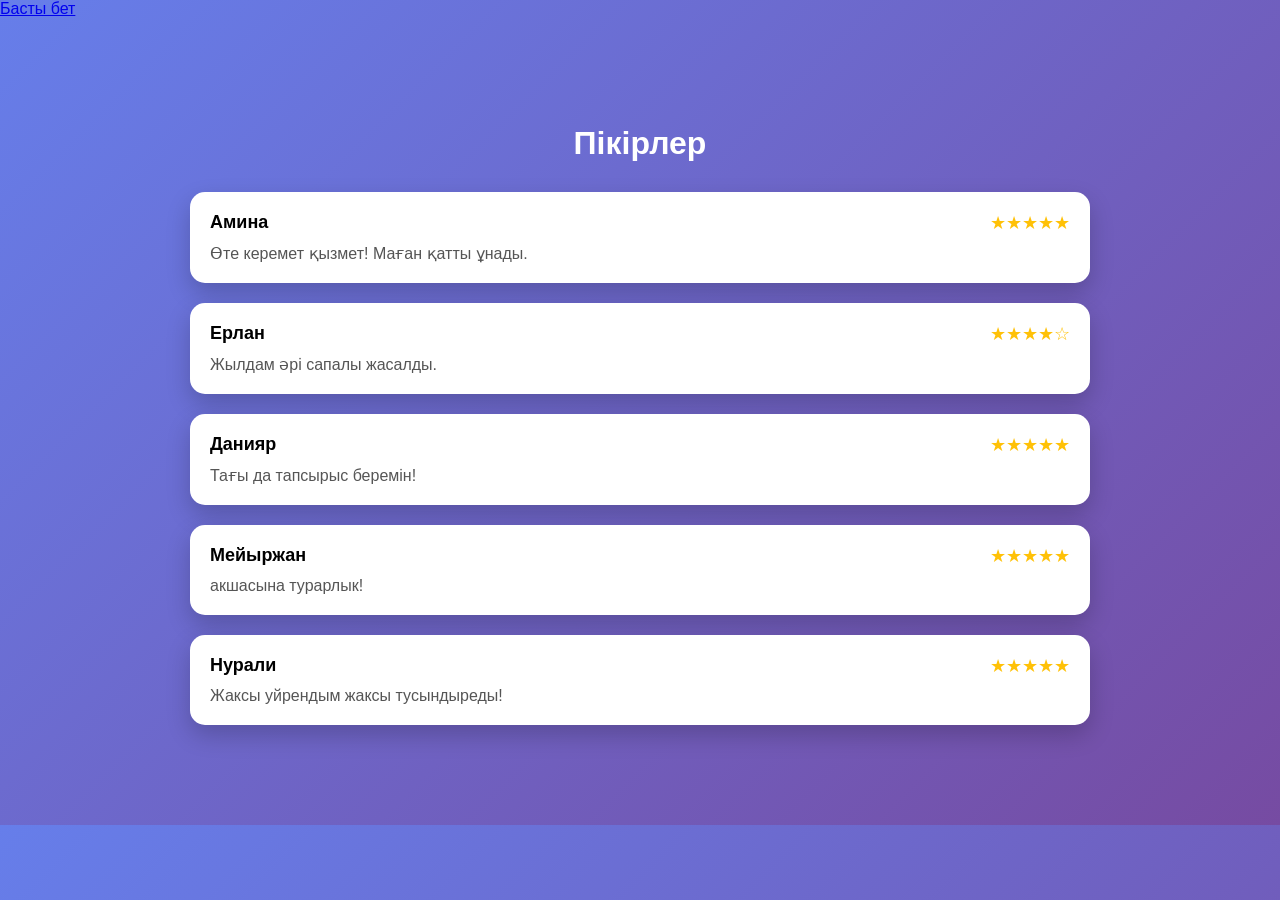
<file: review.html>
<!DOCTYPE html>
<html lang="kk">
    <a href="index.html" class="floating-back">Басты бет</a>
<head>
<meta charset="UTF-8">
<meta name="viewport" content="width=device-width, initial-scale=1.0">
<title>Отзывы</title>

<style>
body {
    margin: 0;
    font-family: Arial, sans-serif;
    background: linear-gradient(135deg, #667eea, #764ba2);
}

.reviews-section {
    max-width: 900px;
    margin: 60px auto;
    padding: 20px;
}

.section-title {
    text-align: center;
    color: white;
    font-size: 32px;
    margin-bottom: 30px;
}

.review-card {
    background: white;
    border-radius: 15px;
    padding: 20px;
    margin-bottom: 20px;
    box-shadow: 0 10px 25px rgba(0,0,0,0.2);
    transition: 0.3s;
}

.review-card:hover {
    transform: translateY(-5px);
}

.review-header {
    display: flex;
    justify-content: space-between;
    align-items: center;
}

.review-name {
    font-weight: bold;
    font-size: 18px;
}

.review-rating {
    color: #ffc107;
    font-size: 18px;
}

.review-text {
    margin-top: 10px;
    color: #555;
}
</style>

</head>
<body>

<section class="reviews-section">
    <h2 class="section-title">Пікірлер</h2>

    <div class="review-card">
        <div class="review-header">
            <div class="review-name">Амина</div>
            <div class="review-rating">★★★★★</div>
        </div>
        <div class="review-text">
            Өте керемет қызмет! Маған қатты ұнады.
        </div>
    </div>

    <div class="review-card">
        <div class="review-header">
            <div class="review-name">Ерлан</div>
            <div class="review-rating">★★★★☆</div>
        </div>
        <div class="review-text">
            Жылдам әрі сапалы жасалды.
        </div>
    </div>

    <div class="review-card">
        <div class="review-header">
            <div class="review-name">Данияр</div>
            <div class="review-rating">★★★★★</div>
        </div>
        <div class="review-text">
            Тағы да тапсырыс беремін!
        </div>
    </div>

<div class="review-card">
        <div class="review-header">
            <div class="review-name">Мейыржан</div>
            <div class="review-rating">★★★★★</div>
        </div>
        <div class="review-text">
            акшасына турарлык!
        </div>
    </div>

    <div class="review-card">
        <div class="review-header">
            <div class="review-name">Нурали</div>
            <div class="review-rating">★★★★★</div>
        </div>
        <div class="review-text">
            Жаксы уйрендым жаксы тусындыреды!
        </div>
    </div>
</section>

</body>
</html>
</file>
<file: style.css>
* {
    margin: 0;
    padding: 0;
    box-sizing: border-box;
}

body {
    font-family: 'Segoe UI', Tahoma, Geneva, Verdana, sans-serif;
    line-height: 1.6;
    color: #333;
    overflow-x: hidden;
}

.container {
    max-width: 1200px;
    margin: 0 auto;
    padding: 0 20px;
}

/* Header */
.header {
    position: fixed;
    top: 0;
    width: 100%;
    background: rgba(255, 255, 255, 0.95);
    backdrop-filter: blur(10px);
    z-index: 1000;
    transition: all 0.3s ease;
}

.navbar {
    padding: 1rem 0;
}

.nav-container {
    max-width: 1200px;
    margin: 0 auto;
    padding: 0 20px;
    display: flex;
    justify-content: space-between;
    align-items: center;
}

.logo {
    font-size: 1.8rem;
    font-weight: bold;
    color: #6366f1;
    display: flex;
    align-items: center;
    gap: 10px;
}

.nav-menu {
    display: flex;
    list-style: none;
    gap: 2rem;
}

.nav-link {
    text-decoration: none;
    color: #333;
    font-weight: 500;
    transition: color 0.3s ease;
}

.nav-link:hover, .nav-link.active {
    color: #6366f1;
}

/* Hero */
.hero {
    min-height: 100vh;
    display: flex;
    align-items: center;
    padding: 120px 20px 60px;
    background: linear-gradient(135deg, #667eea 0%, #764ba2 100%);
    color: white;
    overflow: hidden;
}

.hero-content {
    flex: 1;
    max-width: 600px;
}

.hero-content h1 {
    font-size: 3.5rem;
    margin-bottom: 1.5rem;
    line-height: 1.2;
}

.highlight {
    background: linear-gradient(45deg, #ffd700, #ffed4a);
    -webkit-background-clip: text;
    -webkit-text-fill-color: transparent;
    background-clip: text;
}

.hero-buttons {
    display: flex;
    gap: 1rem;
    margin-top: 2rem;
}

.btn {
    padding: 1rem 2rem;
    border-radius: 50px;
    text-decoration: none;
    font-weight: 600;
    transition: all 0.3s ease;
    display: inline-block;
}

.btn-primary {
    background: #ffd700;
    color: #333;
    box-shadow: 0 10px 30px rgba(255, 215, 0, 0.4);
}

.btn-primary:hover {
    transform: translateY(-3px);
    box-shadow: 0 15px 40px rgba(255, 215, 0, 0.6);
}

.btn-secondary {
    border: 2px solid white;
    color: white;
}

.btn-secondary:hover {
    background: white;
    color: #667eea;
}

/* Features */
.features {
    padding: 100px 0;
    background: #f8fafc;
}

.section-title {
    text-align: center;
    font-size: 2.5rem;
    margin-bottom: 4rem;
    color: #1e293b;
}

.features-grid {
    display: grid;
    grid-template-columns: repeat(auto-fit, minmax(300px, 1fr));
    gap: 2rem;
}

.feature-card {
    background: white;
    padding: 3rem 2rem;
    border-radius: 20px;
    text-align: center;
    box-shadow: 0 20px 40px rgba(0,0,0,0.1);
    transition: all 0.3s ease;
}

.feature-card:hover {
    transform: translateY(-10px);
    box-shadow: 0 30px 60px rgba(0,0,0,0.15);
}

.feature-card i {
    font-size: 3rem;
    color: #6366f1;
    margin-bottom: 1rem;
}

/* Адаптивность */
@media (max-width: 768px) {
    .hamburger {
        display: block;
    }
    
    .nav-menu {
        position: fixed;
        left: -100%;
        top: 70px;
        flex-direction: code-column;
        background-color: white;
        width: 100%;
        text-align: center;
        transition: 0.3s;
        box-shadow: 0 10px 27px rgba(0,0,0,0.05);
    }
    
    .hero {
        flex-direction: column;
        text-align: center;
        padding: 100px 20px 60px;
    }
    
    .hero-content h1 {
        font-size: 2.5rem;
    }
}
body {
    margin: 0;
    font-family: 'Segoe UI', sans-serif;
    background: linear-gradient(135deg, #667eea, #764ba2);
}

.contact-section {
    display: flex;
    justify-content: center;
    align-items: center;
    height: 100vh;
}

.contact-container {
    background: white;
    padding: 40px;
    border-radius: 15px;
    width: 350px;
    box-shadow: 0 15px 35px rgba(0,0,0,0.2);
    text-align: center;
}

.contact-container h2 {
    margin-bottom: 10px;
}

.contact-container p {
    color: gray;
    font-size: 14px;
    margin-bottom: 30px;
}

.input-group {
    position: relative;
    margin-bottom: 25px;
}

.input-group input,
.input-group textarea {
    width: 100%;
    padding: 10px;
    border: none;
    border-bottom: 2px solid #ccc;
    outline: none;
    font-size: 14px;
    background: transparent;
}

.input-group label {
    position: absolute;
    left: 10px;
    top: 10px;
    color: #aaa;
    transition: 0.3s;
    pointer-events: none;
}

.input-group input:focus ~ label,
.input-group input:valid ~ label,
.input-group textarea:focus ~ label,
.input-group textarea:valid ~ label {
    top: -15px;
    font-size: 12px;
    color: #764ba2;
}

button {
    width: 100%;
    padding: 12px;
    border: none;
    border-radius: 25px;
    background: linear-gradient(135deg, #667eea, #764ba2);
    color: white;
    font-size: 16px;
    cursor: pointer;
    transition: 0.3s;
}

button:hover {
    opacity: 0.8;
}
.back-btn {
    display: inline-block;
    margin-bottom: 20px;
    text-decoration: none;
    padding: 10px 20px;
    border-radius: 20px;
    background: linear-gradient(135deg, #667eea, #764ba2);
    color: white;
    font-size: 14px;
    transition: 0.3s;
}

.back-btn:hover {
    opacity: 0.8;
}
.floating-back {
    position: fixed;
    top: 20px;
    left: 20px;
    background: white;
    color: #764ba2;
    width: 45px;
    height: 45px;
    border-radius: 50%;
    text-align: center;
    line-height: 45px;
    font-size: 20px;
    text-decoration: none;
    box-shadow: 0 5px 15px rgba(0,0,0,0.2);
    transition: 0.3s;
}

.floating-back:hover {
    background: #764ba2;
    color: white;
}
body {
  font-family: Arial, sans-serif;
  background: #f4f6f9;
}

.reviews {
  padding: 60px 20px;
  text-align: center;
}

.reviews h2 {
  font-size: 32px;
  margin-bottom: 40px;
}

.review-container {
  display: flex;
  gap: 25px;
  justify-content: center;
  flex-wrap: wrap;
}

.review-card {
  background: white;
  padding: 25px;
  width: 300px;
  border-radius: 15px;
  box-shadow: 0 8px 25px rgba(0,0,0,0.08);
  transition: 0.3s;
}

.review-card:hover {
  transform: translateY(-10px);
}

.review-card img {
  width: 80px;
  height: 80px;
  border-radius: 50%;
  margin-bottom: 15px;
}

.review-card h3 {
  margin: 10px 0 5px;
}

.stars {
  color: #ffb400;
  margin-bottom: 15px;
  font-size: 18px;
}

.review-card p {
  font-size: 14px;
  color: #555;
}
.review-btn {
  display: inline-block;
  padding: 15px 35px;
  background: linear-gradient(45deg, #4facfe, #00f2fe);
  color: white;
  text-decoration: none;
  border-radius: 30px;
  font-size: 18px;
  font-weight: bold;
  transition: 0.3s;
  box-shadow: 0 5px 15px rgba(0,0,0,0.2);
}

.review-btn:hover {
  transform: scale(1.05);
  box-shadow: 0 8px 20px rgba(0,0,0,0.3);
}
</file>
